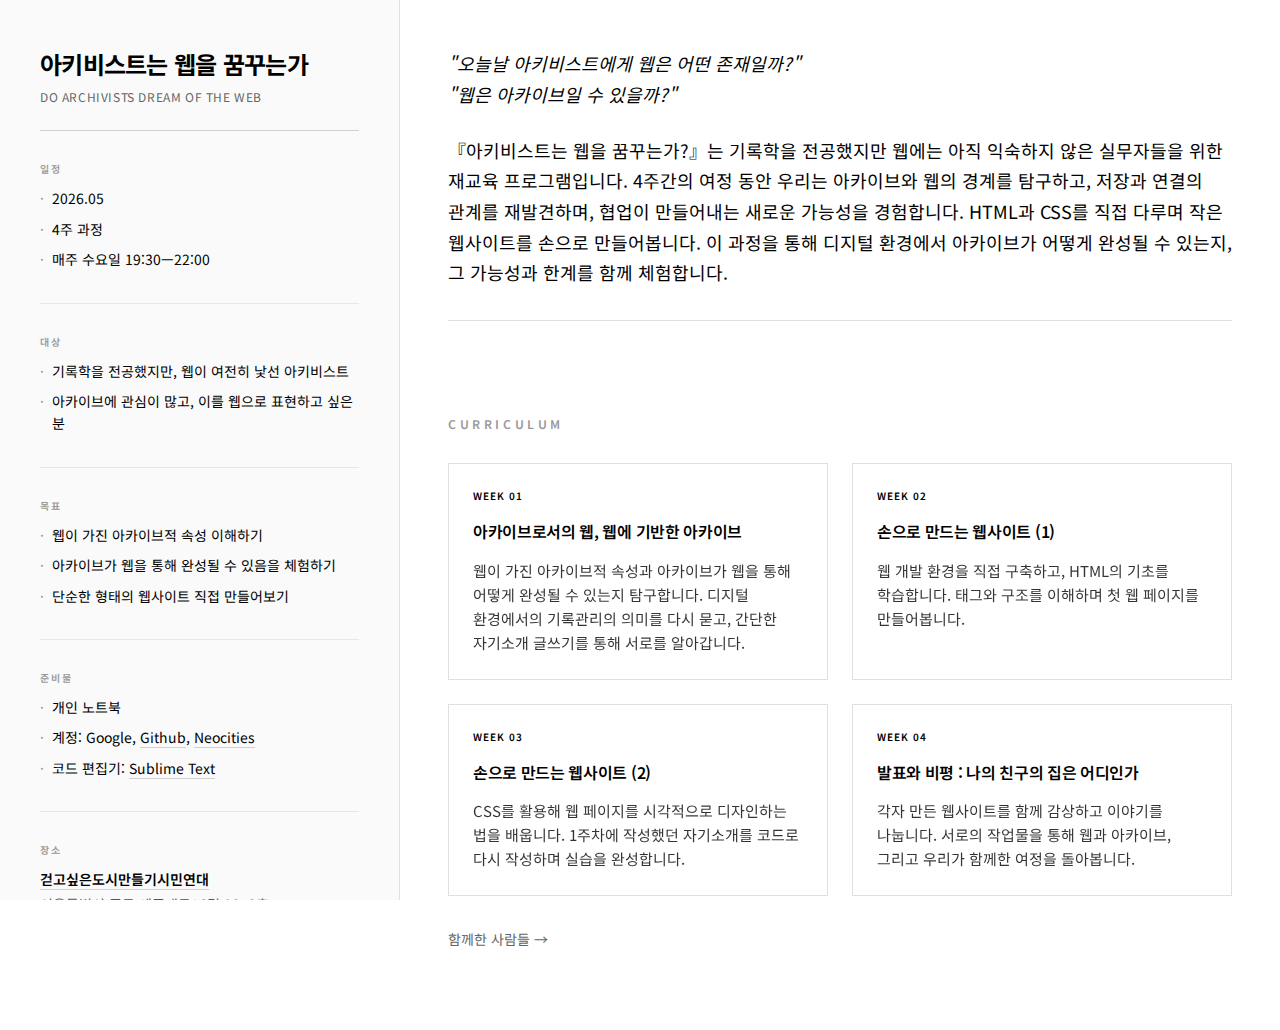
<file: index.html>
<!DOCTYPE html>
<html lang="ko">
<head>
    <meta charset="UTF-8">
    <meta name="viewport" content="width=device-width, initial-scale=1.0">
    <title>아키비스트는 웹을 꿈꾸는가</title>
    <meta name="description" content="아카이브의 미래를 설계하는 이들을 위한 웹 리터러시 실천 교육">
    
    <!-- Open Graph -->
    <meta property="og:title" content="아키비스트는 웹을 꿈꾸는가">
    <meta property="og:description" content="아카이브의 미래를 설계하는 이들을 위한 웹 리터러시 실천 교육">
    <meta property="og:type" content="website">
    <meta property="og:url" content="https://web-archivists.xyz/">
    <meta property="og:image" content="https://web-archivists.xyz/assets/og-image.png">
    
    <!-- Favicon -->
    <link rel="icon" type="image/x-icon" href="./assets/favicon.ico">
    
    <!-- Fonts -->
    <link rel="preconnect" href="https://fonts.googleapis.com">
    <link rel="preconnect" href="https://fonts.gstatic.com" crossorigin>
    <link rel="stylesheet" href="https://fonts.googleapis.com/css2?family=Noto+Sans+KR:wght@300;400;500;600;700&display=swap">
    
    <!-- Stylesheet -->
    <link rel="stylesheet" href="./css/style.css">
</head>
<body>
    <!-- Left Sidebar -->
    <aside class="sidebar">
        <div class="sidebar-content">
            <!-- Title -->
            <div class="site-header">
                <h1 class="site-title">아키비스트는 웹을 꿈꾸는가</h1>
                <p class="site-subtitle">Do Archivists Dream of the Web</p>
            </div>

            <!-- Meta Info -->
            <div class="info-section">
                <h3 class="info-title">일정</h3>
                <ul class="info-list">
                    <li>2026.05</li>
                    <li>4주 과정</li>
                    <li>매주 수요일 19:30—22:00</li>
                </ul>
            </div>

            <!-- About -->
            <div class="info-section">
                <h3 class="info-title">대상</h3>
                <ul class="info-list">
                    <li>기록학을 전공했지만, 웹이 여전히 낯선 아키비스트</li>
                    <li>아카이브에 관심이 많고, 이를 웹으로 표현하고 싶은 분</li>
                </ul>
            </div>

            <div class="info-section">
                <h3 class="info-title">목표</h3>
                <ul class="info-list">
                    <li>웹이 가진 아카이브적 속성 이해하기</li>
                    <li>아카이브가 웹을 통해 완성될 수 있음을 체험하기</li>
                    <li>단순한 형태의 웹사이트 직접 만들어보기</li>
                </ul>
            </div>

            <div class="info-section">
                <h3 class="info-title">준비물</h3>
                <ul class="info-list">
                    <li>개인 노트북</li>
                    <li>계정: Google, <a href="https://github.com/" target="_blank" rel="noopener noreferrer" class="inline-link">Github</a>, <a href="https://neocities.org/" target="_blank" rel="noopener noreferrer" class="inline-link">Neocities</a></li>
                    <li>코드 편집기: <a href="https://www.sublimetext.com/" target="_blank" rel="noopener noreferrer" class="inline-link">Sublime Text</a></li>
                </ul>
            </div>

            <!-- Location -->
            <div class="info-section">
                <h3 class="info-title">장소</h3>
                <p class="location-name">
                    <a href="http://www.dosi.or.kr/" target="_blank" rel="noopener noreferrer" class="inline-link">걷고싶은도시만들기시민연대</a>
                </p>
                <p class="location-address">
                    서울특별시 중구 세종대로16길 23, 3층
                    <a href="https://map.naver.com/p/search/%EA%B1%B7%EA%B3%A0%EC%8B%B6%EC%9D%80%EB%8F%84%EC%8B%9C%EB%A7%8C%EB%93%A4%EA%B8%B0%EC%8B%9C%EB%AF%BC%EC%97%B0%EB%8C%80" target="_blank" rel="noopener noreferrer" class="inline-link map-link">지도 ↬</a>
                </p>
            </div>

            <!-- Partnership -->
            <div class="info-section">
                <h3 class="info-title">협력</h3>
                <p class="partner-name">
                    <a href="https://www.archivists.or.kr/" target="_blank" rel="noopener noreferrer" class="inline-link">한국기록전문가협회</a>
                </p>
                <p class="partner-name">
                    <a href="http://www.dosi.or.kr/" target="_blank" rel="noopener noreferrer" class="inline-link">걷고싶은도시만들기시민연대</a>
                </p>
                <p class="partner-name">
                    <a href="https://skunkworks.co.kr/" target="_blank" rel="noopener noreferrer" class="inline-link">SKUNKWORKS STUDIO</a>
                </p>
            </div>

            <!-- CTA -->
            <!-- 
                신청 상태 전환 방법:
                - 신청 가능: <div class="cta-box open">
                - 신청 마감: <div class="cta-box closed">
            -->
            <div class="cta-box closed">
                <!-- 신청 가능 시 -->
                <a href="https://docs.google.com/forms/d/e/1FAIpQLScG8Od3blAU0v0j4CyR6j49A5XH1XautJKEvBQADSZG39Al8w/viewform" target="_blank" rel="noopener noreferrer" class="cta-button cta-open">
                    Apply Now ↬
                </a>
                <!-- 신청 마감 시 -->
                <div class="cta-closed">
                    <p class="closed-text">신청이 마감되었습니다</p>
                    <p class="next-season">2026년 2분기, 새로운 시즌으로 돌아옵니다</p>
                </div>
            </div>

            <!-- Footer -->
            <div class="sidebar-footer">
                <p class="footer-credit">
                    이 교육을 구성하는데 아주 많은 부분은 
                    <a href="https://neworder.xyz/" target="_blank" rel="noopener noreferrer">새로운 질서 ↬</a>에 기대고 있음을 밝힙니다.
                </p>
                <div class="footer-contact">
                    <a href="https://www.instagram.com/daamable/" target="_blank" rel="noopener noreferrer" class="contact-link">Instagram ↬</a>
                    <a href="https://github.com/daamable-sknk/web-archivists" target="_blank" rel="noopener noreferrer" class="contact-link">GitHub ↬</a>
                    <a href="mailto:daamable@skunkworks.co.kr" class="contact-link">daamable@skunkworks.co.kr</a>
                </div>
                <p class="footer-updated">Last updated: 2026.03.25</p>
            </div>
        </div>
    </aside>

    <!-- Main Content -->
    <main class="main-content">
        <!-- Intro Section -->
        <section class="intro-section">
            <p class="intro-text intro-question">"오늘날 아키비스트에게 웹은 어떤 존재일까?"</p>
            <p class="intro-text intro-question">"웹은 아카이브일 수 있을까?"</p>
            <br>
            <p class="intro-text">
                『아키비스트는 웹을 꿈꾸는가?』는 기록학을 전공했지만 웹에는 아직 익숙하지 않은 실무자들을 위한 재교육 프로그램입니다. 
                4주간의 여정 동안 우리는 아카이브와 웹의 경계를 탐구하고, 저장과 연결의 관계를 재발견하며, 협업이 만들어내는 새로운 가능성을 경험합니다. 
                HTML과 CSS를 직접 다루며 작은 웹사이트를 손으로 만들어봅니다. 
                이 과정을 통해 디지털 환경에서 아카이브가 어떻게 완성될 수 있는지, 그 가능성과 한계를 함께 체험합니다.
            </p>
        </section>

        <!-- Curriculum -->
        <section class="schedule-section">
            <h2 class="section-title">Curriculum</h2>
            
            <div class="schedule-grid">
                <!-- Week 01 -->
                <div class="schedule-card">
                    <div class="schedule-meta">
                        <span class="week-label">Week 01</span>
                    </div>
                    <h3 class="schedule-title">아카이브로서의 웹, 웹에 기반한 아카이브</h3>
                    <p class="schedule-description">
                        웹이 가진 아카이브적 속성과 아카이브가 웹을 통해 어떻게 완성될 수 있는지 탐구합니다. 
                        디지털 환경에서의 기록관리의 의미를 다시 묻고, 간단한 자기소개 글쓰기를 통해 서로를 알아갑니다.
                    </p>
                </div>

                <!-- Week 02 -->
                <div class="schedule-card">
                    <div class="schedule-meta">
                        <span class="week-label">Week 02</span>
                    </div>
                    <h3 class="schedule-title">손으로 만드는 웹사이트 (1)</h3>
                    <p class="schedule-description">
                        웹 개발 환경을 직접 구축하고, HTML의 기초를 학습합니다. 
                        태그와 구조를 이해하며 첫 웹 페이지를 만들어봅니다.
                    </p>
                </div>

                <!-- Week 03 -->
                <div class="schedule-card">
                    <div class="schedule-meta">
                        <span class="week-label">Week 03</span>
                    </div>
                    <h3 class="schedule-title">손으로 만드는 웹사이트 (2)</h3>
                    <p class="schedule-description">
                        CSS를 활용해 웹 페이지를 시각적으로 디자인하는 법을 배웁니다. 
                        1주차에 작성했던 자기소개를 코드로 다시 작성하며 실습을 완성합니다.
                    </p>
                </div>

                <!-- Week 04 -->
                <div class="schedule-card">
                    <div class="schedule-meta">
                        <span class="week-label">Week 04</span>
                    </div>
                    <h3 class="schedule-title">발표와 비평 : 나의 친구의 집은 어디인가</h3>
                    <p class="schedule-description">
                        각자 만든 웹사이트를 함께 감상하고 이야기를 나눕니다. 
                        서로의 작업물을 통해 웹과 아카이브, 그리고 우리가 함께한 여정을 돌아봅니다.
                    </p>
                </div>
            </div>

            <p class="participants-link">
                <a href="./participants/index.html">함께한 사람들 →</a>
            </p>
        </section>
    </main>
</body>
</html>
</file>
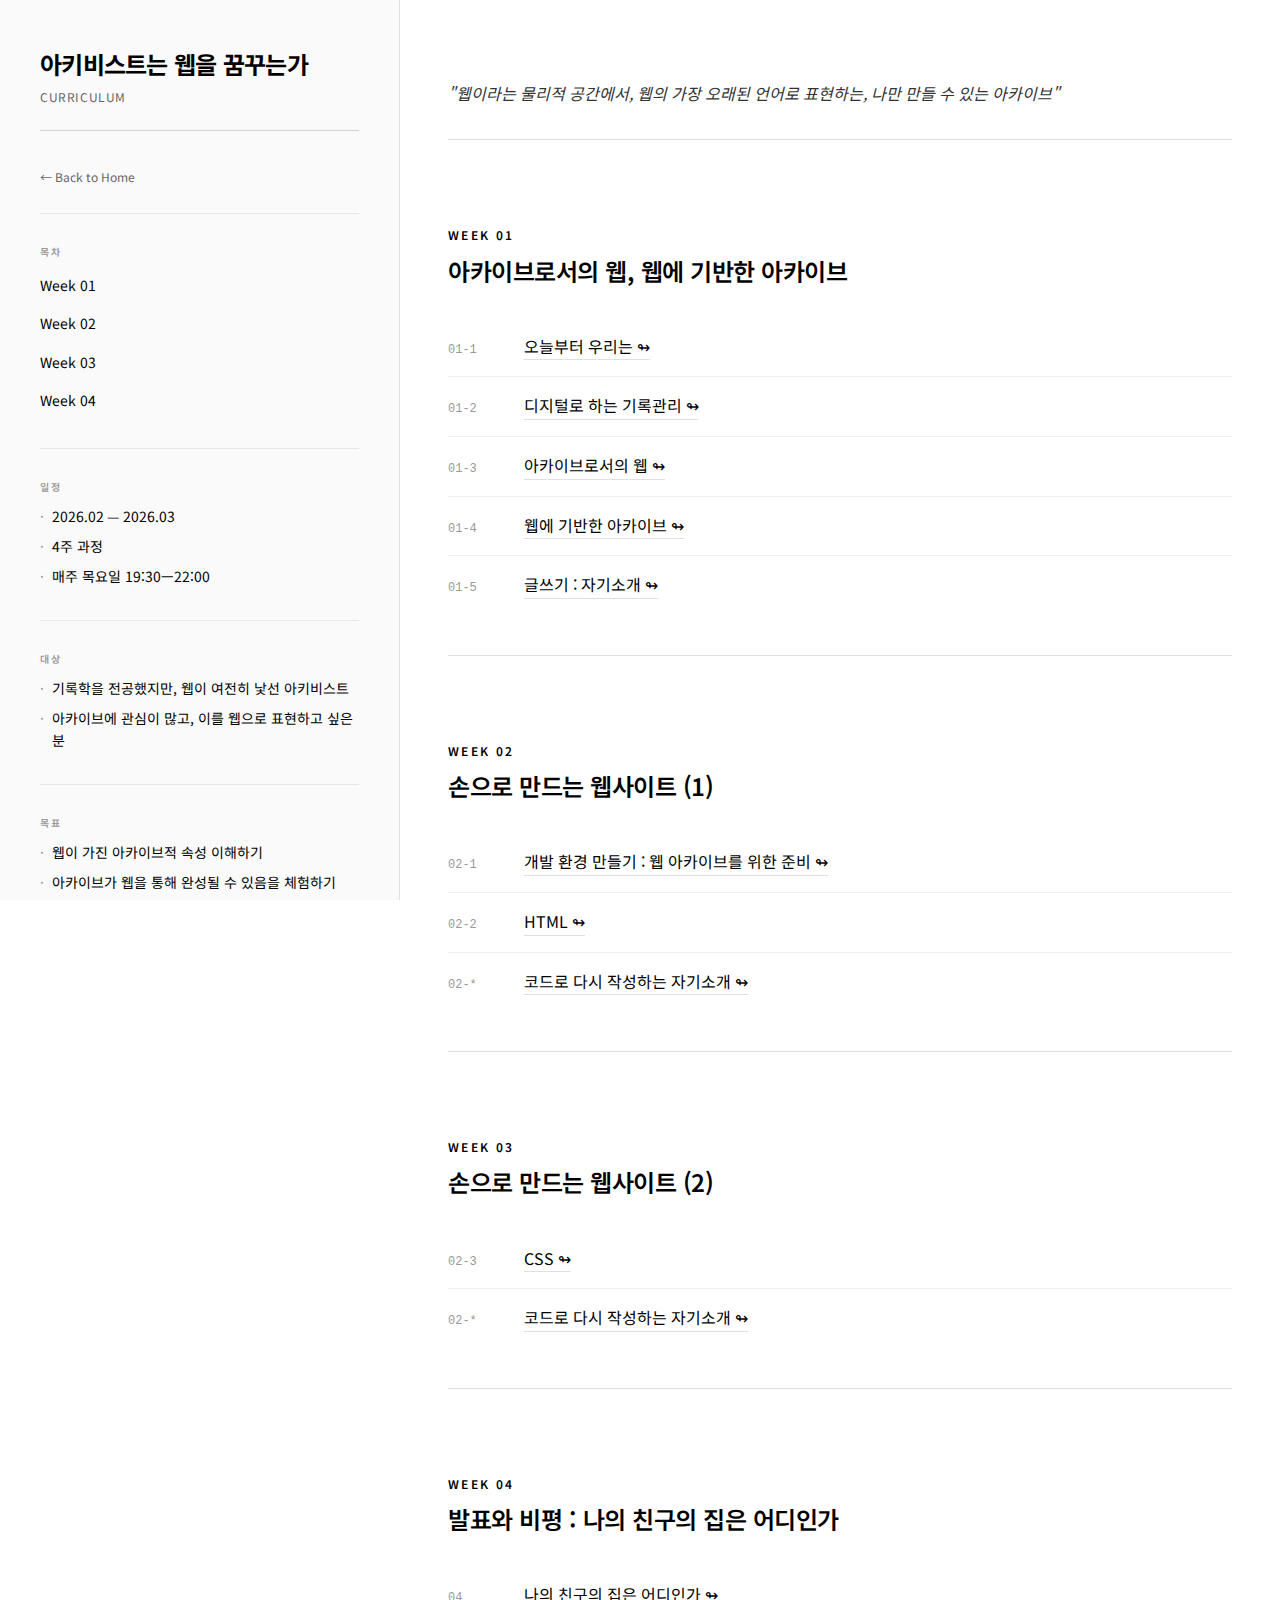
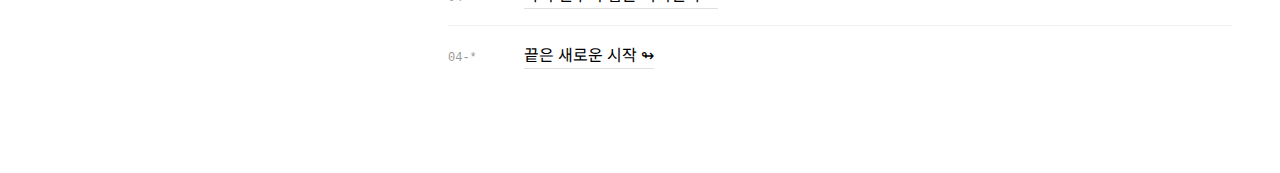
<file: curriculum/index.html>
<!DOCTYPE html>
<html lang="ko">
<head>
    <meta charset="UTF-8">
    <meta name="viewport" content="width=device-width, initial-scale=1.0">
    <title>Curriculum - 아키비스트는 웹을 꿈꾸는가</title>
    <meta name="description" content="아키비스트는 웹을 꿈꾸는가 - 교육 커리큘럼 및 자료">
    
    <!-- Favicon -->
    <link rel="icon" type="image/x-icon" href="../assets/favicon.ico">
    
    <!-- Fonts -->
    <link rel="preconnect" href="https://fonts.googleapis.com">
    <link rel="preconnect" href="https://fonts.gstatic.com" crossorigin>
    <link rel="stylesheet" href="https://fonts.googleapis.com/css2?family=Noto+Sans+KR:wght@300;400;500;600;700&display=swap">
    
    <!-- Stylesheet -->
    <link rel="stylesheet" href="../css/style.css">
</head>
<body>
    <!-- Left Sidebar -->
    <aside class="sidebar">
        <div class="sidebar-content">
            <!-- Title -->
            <div class="site-header">
                <h1 class="site-title">아키비스트는 웹을 꿈꾸는가</h1>
                <p class="site-subtitle">Curriculum</p>
            </div>

            <!-- Back Link -->
            <div class="back-section">
                <a href="../index.html" class="back-link">← Back to Home</a>
            </div>

            <!-- Navigation -->
            <nav class="curriculum-nav">
                <h3 class="nav-title">목차</h3>
                <ul class="nav-list">
                    <li><a href="#week01" class="nav-link">Week 01</a></li>
                    <li><a href="#week02" class="nav-link">Week 02</a></li>
                    <li><a href="#week03" class="nav-link">Week 03</a></li>
                    <li><a href="#week04" class="nav-link">Week 04</a></li>
                </ul>
            </nav>

            <!-- Meta Info -->
            <div class="info-section">
                <h3 class="info-title">일정</h3>
                <ul class="info-list">
                    <li>2026.02 — 2026.03</li>
                    <li>4주 과정</li>
                    <li>매주 목요일 19:30—22:00</li>
                </ul>
            </div>

            <div class="info-section">
                <h3 class="info-title">대상</h3>
                <ul class="info-list">
                    <li>기록학을 전공했지만, 웹이 여전히 낯선 아키비스트</li>
                    <li>아카이브에 관심이 많고, 이를 웹으로 표현하고 싶은 분</li>
                </ul>
            </div>

            <div class="info-section">
                <h3 class="info-title">목표</h3>
                <ul class="info-list">
                    <li>웹이 가진 아카이브적 속성 이해하기</li>
                    <li>아카이브가 웹을 통해 완성될 수 있음을 체험하기</li>
                    <li>단순한 형태의 웹사이트 직접 만들어보기</li>
                </ul>
            </div>

            <div class="info-section">
                <h3 class="info-title">준비물</h3>
                <ul class="info-list">
                    <li>개인 노트북</li>
                    <li>계정: Google, <a href="https://github.com/" target="_blank" rel="noopener noreferrer" class="inline-link">Github</a>, <a href="https://neocities.org/" target="_blank" rel="noopener noreferrer" class="inline-link">Neocities</a></li>
                    <li>코드 편집기: <a href="https://www.sublimetext.com/" target="_blank" rel="noopener noreferrer" class="inline-link">Sublime Text</a></li>
                </ul>
            </div>

            <!-- Location -->
            <div class="info-section">
                <h3 class="info-title">장소</h3>
                <p class="location-name">
                    <a href="http://www.dosi.or.kr/" target="_blank" rel="noopener noreferrer" class="inline-link">걷고싶은도시만들기시민연대</a>
                </p>
                <p class="location-address">
                    서울특별시 중구 세종대로16길 23, 3층
                    <a href="https://map.naver.com/p/search/%EA%B1%B7%EA%B3%A0%EC%8B%B6%EC%9D%80%EB%8F%84%EC%8B%9C%EB%A7%8C%EB%93%A4%EA%B8%B0%EC%8B%9C%EB%AF%BC%EC%97%B0%EB%8C%80" target="_blank" rel="noopener noreferrer" class="inline-link map-link">지도 ↬</a>
                </p>
            </div>

            <!-- Partnership -->
            <div class="info-section">
                <h3 class="info-title">협력</h3>
                <p class="partner-name">
                    <a href="https://www.archivists.or.kr/" target="_blank" rel="noopener noreferrer" class="inline-link">한국기록전문가협회</a>
                </p>
                <p class="partner-name">
                    <a href="http://www.dosi.or.kr/" target="_blank" rel="noopener noreferrer" class="inline-link">걷고싶은도시만들기시민연대</a>
                </p>
                <p class="partner-name">
                    <a href="https://skunkworks.co.kr/" target="_blank" rel="noopener noreferrer" class="inline-link">SKUNKWORKS STUDIO</a>
                </p>
            </div>

            <!-- Footer -->
            <div class="sidebar-footer">
                <p class="footer-credit">
                    이 교육을 구성하는데 아주 많은 부분은 
                    <a href="https://neworder.xyz/" target="_blank" rel="noopener noreferrer">새로운 질서 ↬</a>의 내용에 기대고 있음을 밝힙니다.
                </p>
                <div class="footer-contact">
                    <a href="https://www.instagram.com/daamable/" target="_blank" rel="noopener noreferrer" class="contact-link">Instagram ↬</a>
                    <a href="https://github.com/daamable-sknk/web-archivists" target="_blank" rel="noopener noreferrer" class="contact-link">GitHub ↬</a>
                    <a href="mailto:daamable@skunkworks.co.kr" class="contact-link">daamable@skunkworks.co.kr</a>
                </div>
                <p class="footer-updated">Last updated: 2026.04.09</p>
            </div>
        </div>
    </aside>

    <!-- Main Content -->
    <main class="main-content curriculum-main">
        <!-- Introduction -->
        <section class="curriculum-intro">
            <p class="intro-message intro-quote">
                "웹이라는 물리적 공간에서, 웹의 가장 오래된 언어로 표현하는, 나만 만들 수 있는 아카이브"
            </p>
        </section>

        <!-- Week 01 -->
        <section class="week-section" id="week01">
            <div class="week-header">
                <h2 class="week-title">Week 01</h2>
            </div>
            <h3 class="week-theme">아카이브로서의 웹, 웹에 기반한 아카이브</h3>
            
            <ul class="material-list">
                <li class="material-item">
                    <span class="material-number">01-1</span>
                    <a href="https://docs.google.com/presentation/d/1Gf-p3KrP9-Hcs0x3F0-Sb5yLSwRVlmZaVTALpf4W2uQ/preview" target="_blank" rel="noopener noreferrer" class="material-link">
                        오늘부터 우리는 ↬
                    </a>
                </li>
                <li class="material-item">
                    <span class="material-number">01-2</span>
                    <a href="https://docs.google.com/presentation/d/1UX1tT24IGAyQllsO-ifIrNhvRv5ExcVufGX-tteoIvU/preview" target="_blank" rel="noopener noreferrer" class="material-link">
                        디지털로 하는 기록관리 ↬
                    </a>
                </li>
                <li class="material-item">
                    <span class="material-number">01-3</span>
                    <a href="https://docs.google.com/presentation/d/1MlpiOk1U75NDpn-EULGDFgZaPQMBoMwq_Y9UcLqmmh0/preview" target="_blank" rel="noopener noreferrer" class="material-link">
                        아카이브로서의 웹 ↬
                    </a>
                </li>
                <li class="material-item">
                    <span class="material-number">01-4</span>
                    <a href="https://docs.google.com/presentation/d/1uWnfNmS6ON9IvjKbFY1SH8_GGJ-a87AVaL8NCK_we6E/preview" target="_blank" rel="noopener noreferrer" class="material-link">
                        웹에 기반한 아카이브 ↬
                    </a>
                </li>
                <li class="material-item">
                    <span class="material-number">01-5</span>
                    <a href="https://docs.google.com/presentation/d/1ApkyL8GuSnL7pfiXKbVNXjoupUDS8Eo_uJX_CRV6QpQ/preview" target="_blank" rel="noopener noreferrer" class="material-link">
                        글쓰기 : 자기소개 ↬
                    </a>
                </li>
            </ul>
        </section>

        <!-- Week 02 -->
        <section class="week-section" id="week02">
            <div class="week-header">
                <h2 class="week-title">Week 02</h2>
            </div>
            <h3 class="week-theme">손으로 만드는 웹사이트 (1)</h3>
            
            <ul class="material-list">
                <li class="material-item">
                    <span class="material-number">02-1</span>
                    <a href="https://docs.google.com/presentation/d/1rAyCweh_qIhqvUfXot2tJTGWPeuCUj3x8-dF2-KNZIk/preview" target="_blank" rel="noopener noreferrer" class="material-link">
                        개발 환경 만들기 : 웹 아카이브를 위한 준비 ↬
                    </a>
                </li>
                <li class="material-item">
                    <span class="material-number">02-2</span>
                    <a href="https://docs.google.com/presentation/d/1vDggTmWQLBIT0qOPbQx4C2ch8QzNaFi7Yj0T4RN9ekU/preview" target="_blank" rel="noopener noreferrer" class="material-link">
                        HTML ↬
                    </a>
                </li>
                <li class="material-item">
                    <span class="material-number">02-*</span>
                    <a href="https://docs.google.com/presentation/d/10WjTpz2dCAvdkTRwwJ6AHx5ZffiP8xx2kR5YX3SfPKo/preview" target="_blank" rel="noopener noreferrer" class="material-link">
                        코드로 다시 작성하는 자기소개 ↬
                    </a>
                </li>
            </ul>
        </section>

        <!-- Week 03 -->
        <section class="week-section" id="week03">
            <div class="week-header">
                <h2 class="week-title">Week 03</h2>
            </div>
            <h3 class="week-theme">손으로 만드는 웹사이트 (2)</h3>
            
            <ul class="material-list">
                <li class="material-item">
                    <span class="material-number">02-3</span>
                    <a href="https://docs.google.com/presentation/d/1DoSfRzQcxz2GE0A0AWO5r6Mq5iZyqBQJNvglIxhiQCc/preview" target="_blank" rel="noopener noreferrer" class="material-link">
                        CSS ↬
                    </a>
                </li>
                <li class="material-item">
                    <span class="material-number">02-*</span>
                    <a href="https://docs.google.com/presentation/d/10WjTpz2dCAvdkTRwwJ6AHx5ZffiP8xx2kR5YX3SfPKo/preview" target="_blank" rel="noopener noreferrer" class="material-link">
                        코드로 다시 작성하는 자기소개 ↬
                    </a>
                </li>
            </ul>
        </section>

        <!-- Week 04 -->
        <section class="week-section" id="week04">
            <div class="week-header">
                <h2 class="week-title">Week 04</h2>
            </div>
            <h3 class="week-theme">발표와 비평 : 나의 친구의 집은 어디인가</h3>
            
            <ul class="material-list">
                <li class="material-item">
                    <span class="material-number">04</span>
                    <a href="https://docs.google.com/presentation/d/1GTdUCUq45_FWHvdkxxxwcAusE7tOrzRYyst89cHbBXo/preview" target="_blank" rel="noopener noreferrer" class="material-link">
                        나의 친구의 집은 어디인가 ↬
                    </a>
                </li>
                <li class="material-item">
                    <span class="material-number">04-*</span>
                    <a href="https://docs.google.com/presentation/d/1nWxKszJHOJjJbzke0YS2Af2R4BAXj53NHifVgy1sUv8/preview" target="_blank" rel="noopener noreferrer" class="material-link">
                        끝은 새로운 시작 ↬
                    </a>
                </li>
            </ul>
        </section>
    </main>
</body>
</html>
</file>
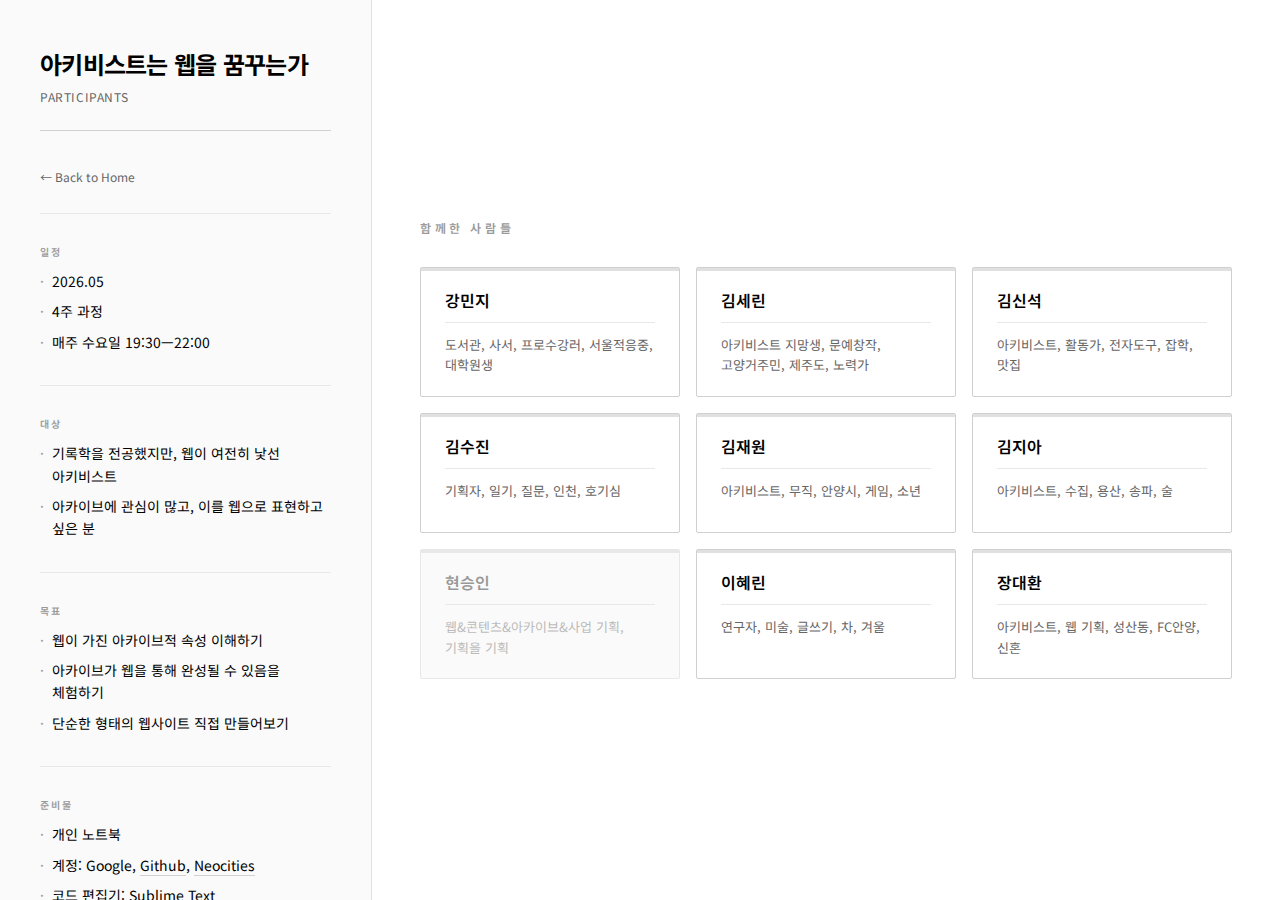
<file: participants/index.html>
<!DOCTYPE html>
<html lang="ko">
<head>
    <meta charset="UTF-8">
    <meta name="viewport" content="width=device-width, initial-scale=1.0">
    <title>함께한 사람들 - 아키비스트는 웹을 꿈꾸는가</title>
    <meta name="description" content="아키비스트는 웹을 꿈꾸는가 - 함께한 사람들">
    
    <!-- Favicon -->
    <link rel="icon" type="image/x-icon" href="../assets/favicon.ico">
    
    <!-- Fonts -->
    <link rel="preconnect" href="https://fonts.googleapis.com">
    <link rel="preconnect" href="https://fonts.gstatic.com" crossorigin>
    <link rel="stylesheet" href="https://fonts.googleapis.com/css2?family=Noto+Sans+KR:wght@300;400;500;600;700&display=swap">
    
    <!-- Stylesheet -->
    <link rel="stylesheet" href="../css/style.css">
</head>
<body>
    <!-- Left Sidebar -->
    <aside class="sidebar">
        <div class="sidebar-content">
            <!-- Title -->
            <div class="site-header">
                <h1 class="site-title">아키비스트는 웹을 꿈꾸는가</h1>
                <p class="site-subtitle">Participants</p>
            </div>

            <!-- Back Link -->
            <div class="back-section">
                <a href="../index.html" class="back-link">← Back to Home</a>
            </div>

            <!-- Meta Info -->
            <div class="info-section">
                <h3 class="info-title">일정</h3>
                <ul class="info-list">
                    <li>2026.05</li>
                    <li>4주 과정</li>
                    <li>매주 수요일 19:30—22:00</li>
                </ul>
            </div>

            <div class="info-section">
                <h3 class="info-title">대상</h3>
                <ul class="info-list">
                    <li>기록학을 전공했지만, 웹이 여전히 낯선 아키비스트</li>
                    <li>아카이브에 관심이 많고, 이를 웹으로 표현하고 싶은 분</li>
                </ul>
            </div>

            <div class="info-section">
                <h3 class="info-title">목표</h3>
                <ul class="info-list">
                    <li>웹이 가진 아카이브적 속성 이해하기</li>
                    <li>아카이브가 웹을 통해 완성될 수 있음을 체험하기</li>
                    <li>단순한 형태의 웹사이트 직접 만들어보기</li>
                </ul>
            </div>

            <div class="info-section">
                <h3 class="info-title">준비물</h3>
                <ul class="info-list">
                    <li>개인 노트북</li>
                    <li>계정: Google, <a href="https://github.com/" target="_blank" rel="noopener noreferrer" class="inline-link">Github</a>, <a href="https://neocities.org/" target="_blank" rel="noopener noreferrer" class="inline-link">Neocities</a></li>
                    <li>코드 편집기: <a href="https://www.sublimetext.com/" target="_blank" rel="noopener noreferrer" class="inline-link">Sublime Text</a></li>
                </ul>
            </div>

            <!-- Location -->
            <div class="info-section">
                <h3 class="info-title">장소</h3>
                <p class="location-name">
                    <a href="http://www.dosi.or.kr/" target="_blank" rel="noopener noreferrer" class="inline-link">걷고싶은도시만들기시민연대</a>
                </p>
                <p class="location-address">
                    서울특별시 중구 세종대로16길 23, 3층
                    <a href="https://map.naver.com/p/search/%EA%B1%B7%EA%B3%A0%EC%8B%B6%EC%9D%80%EB%8F%84%EC%8B%9C%EB%A7%8C%EB%93%A4%EA%B8%B0%EC%8B%9C%EB%AF%BC%EC%97%B0%EB%8C%80" target="_blank" rel="noopener noreferrer" class="inline-link map-link">지도 ↬</a>
                </p>
            </div>

            <!-- Partnership -->
            <div class="info-section">
                <h3 class="info-title">협력</h3>
                <p class="partner-name">
                    <a href="https://www.archivists.or.kr/" target="_blank" rel="noopener noreferrer" class="inline-link">한국기록전문가협회</a>
                </p>
                <p class="partner-name">
                    <a href="http://www.dosi.or.kr/" target="_blank" rel="noopener noreferrer" class="inline-link">걷고싶은도시만들기시민연대</a>
                </p>
                <p class="partner-name">
                    <a href="https://skunkworks.co.kr/" target="_blank" rel="noopener noreferrer" class="inline-link">SKUNKWORKS STUDIO</a>
                </p>
            </div>

            <!-- Footer -->
            <div class="sidebar-footer">
                <p class="footer-credit">
                    이 교육을 구성하는데 아주 많은 부분은 
                    <a href="https://neworder.xyz/" target="_blank" rel="noopener noreferrer">새로운 질서 ↬</a>의 내용에 기대고 있음을 밝힙니다.
                </p>
                <div class="footer-contact">
                    <a href="https://www.instagram.com/daamable/" target="_blank" rel="noopener noreferrer" class="contact-link">Instagram ↬</a>
                    <a href="https://github.com/daamable-sknk/web-archivists" target="_blank" rel="noopener noreferrer" class="contact-link">GitHub ↬</a>
                    <a href="mailto:daamable@skunkworks.co.kr" class="contact-link">daamable@skunkworks.co.kr</a>
                </div>
                <p class="footer-updated">Last updated: 2026.03.25</p>
            </div>
        </div>
    </aside>

    <!-- Main Content -->
    <main class="main-content participants-main">
        <section class="participants-section">
            <h2 class="section-title">함께한 사람들</h2>
            <div class="card-catalog">
                <a href="https://kangmz.neocities.org/" target="_blank" rel="noopener noreferrer" class="index-card">
                    <span class="card-label">강민지</span>
                    <span class="card-keywords">도서관, 사서, 프로수강러, 서울적응중, 대학원생</span>
                </a>
                <a href="https://kssr9636.neocities.org/" target="_blank" rel="noopener noreferrer" class="index-card">
                    <span class="card-label">김세린</span>
                    <span class="card-keywords">아키비스트 지망생, 문예창작, 고양거주민, 제주도, 노력가</span>
                </a>
                <a href="https://kalichbug.neocities.org/" target="_blank" rel="noopener noreferrer" class="index-card">
                    <span class="card-label">김신석</span>
                    <span class="card-keywords">아키비스트, 활동가, 전자도구, 잡학, 맛집</span>
                </a>
                <a href="https://thereisapebble.neocities.org/" target="_blank" rel="noopener noreferrer" class="index-card">
                    <span class="card-label">김수진</span>
                    <span class="card-keywords">기획자, 일기, 질문, 인천, 호기심</span>
                </a>
                <a href="https://kmkmddd.neocities.org/" target="_blank" rel="noopener noreferrer" class="index-card">
                    <span class="card-label">김재원</span>
                    <span class="card-keywords">아키비스트, 무직, 안양시, 게임, 소년</span>
                </a>
                <a href="https://jiah.neocities.org/" target="_blank" rel="noopener noreferrer" class="index-card">
                    <span class="card-label">김지아</span>
                    <span class="card-keywords">아키비스트, 수집, 용산, 송파, 술</span>
                </a>
                <span class="index-card no-link">
                    <span class="card-label">현승인</span>
                    <span class="card-keywords">웹&콘텐츠&아카이브&사업 기획, 기획을 기획</span>
                </span>
                <a href="https://charming-pothos-b954ff.netlify.app/" target="_blank" rel="noopener noreferrer" class="index-card">
                    <span class="card-label">이혜린</span>
                    <span class="card-keywords">연구자, 미술, 글쓰기, 차, 겨울</span>
                </a>
                <a href="https://daamable.neocities.org/" target="_blank" rel="noopener noreferrer" class="index-card">
                    <span class="card-label">장대환</span>
                    <span class="card-keywords">아키비스트, 웹 기획, 성산동, FC안양, 신혼</span>
                </a>
            </div>
        </section>
    </main>
</body>
</html>
</file>
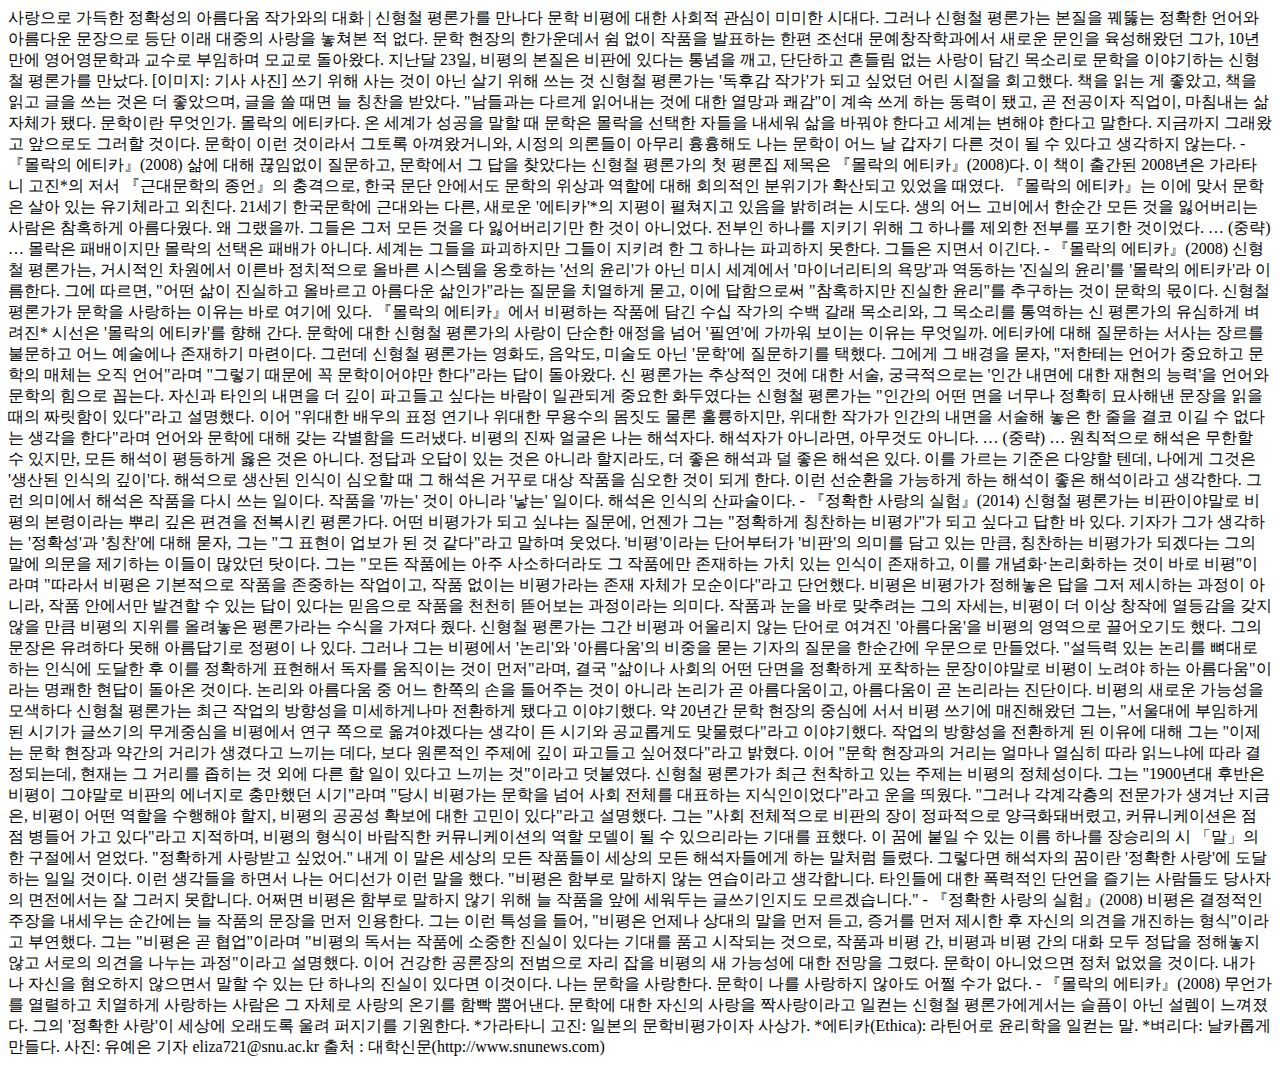
<file: practice/01-plain.html>
<!doctype html>
<html lang="ko">
<head>
    <meta charset="utf-8" />
    <meta name="viewport" content="width=device-width, initial-scale=1">
    <title>사랑으로 가득한 정확성의 아름다움</title>
</head>
<body>
사랑으로 가득한 정확성의 아름다움

작가와의 대화 | 신형철 평론가를 만나다

문학 비평에 대한 사회적 관심이 미미한 시대다. 그러나 신형철 평론가는 본질을 꿰뚫는 정확한 언어와 아름다운 문장으로 등단 이래 대중의 사랑을 놓쳐본 적 없다. 문학 현장의 한가운데서 쉼 없이 작품을 발표하는 한편 조선대 문예창작학과에서 새로운 문인을 육성해왔던 그가, 10년 만에 영어영문학과 교수로 부임하며 모교로 돌아왔다. 지난달 23일, 비평의 본질은 비판에 있다는 통념을 깨고, 단단하고 흔들림 없는 사랑이 담긴 목소리로 문학을 이야기하는 신형철 평론가를 만났다.

[이미지: 기사 사진]

쓰기 위해 사는 것이 아닌 살기 위해 쓰는 것

신형철 평론가는 '독후감 작가'가 되고 싶었던 어린 시절을 회고했다. 책을 읽는 게 좋았고, 책을 읽고 글을 쓰는 것은 더 좋았으며, 글을 쓸 때면 늘 칭찬을 받았다. "남들과는 다르게 읽어내는 것에 대한 열망과 쾌감"이 계속 쓰게 하는 동력이 됐고, 곧 전공이자 직업이, 마침내는 삶 자체가 됐다.

문학이란 무엇인가. 몰락의 에티카다. 온 세계가 성공을 말할 때 문학은 몰락을 선택한 자들을 내세워 삶을 바꿔야 한다고 세계는 변해야 한다고 말한다. 지금까지 그래왔고 앞으로도 그러할 것이다. 문학이 이런 것이라서 그토록 아껴왔거니와, 시정의 의론들이 아무리 흉흉해도 나는 문학이 어느 날 갑자기 다른 것이 될 수 있다고 생각하지 않는다.

- 『몰락의 에티카』(2008)

삶에 대해 끊임없이 질문하고, 문학에서 그 답을 찾았다는 신형철 평론가의 첫 평론집 제목은 『몰락의 에티카』(2008)다. 이 책이 출간된 2008년은 가라타니 고진*의 저서 『근대문학의 종언』의 충격으로, 한국 문단 안에서도 문학의 위상과 역할에 대해 회의적인 분위기가 확산되고 있었을 때였다. 『몰락의 에티카』는 이에 맞서 문학은 살아 있는 유기체라고 외친다. 21세기 한국문학에 근대와는 다른, 새로운 '에티카'*의 지평이 펼쳐지고 있음을 밝히려는 시도다.

생의 어느 고비에서 한순간 모든 것을 잃어버리는 사람은 참혹하게 아름다웠다. 왜 그랬을까. 그들은 그저 모든 것을 다 잃어버리기만 한 것이 아니었다. 전부인 하나를 지키기 위해 그 하나를 제외한 전부를 포기한 것이었다. … (중략) … 몰락은 패배이지만 몰락의 선택은 패배가 아니다. 세계는 그들을 파괴하지만 그들이 지키려 한 그 하나는 파괴하지 못한다. 그들은 지면서 이긴다. 

- 『몰락의 에티카』(2008)

신형철 평론가는, 거시적인 차원에서 이른바 정치적으로 올바른 시스템을 옹호하는 '선의 윤리'가 아닌 미시 세계에서 '마이너리티의 욕망'과 역동하는 '진실의 윤리'를 '몰락의 에티카'라 이름한다. 그에 따르면, "어떤 삶이 진실하고 올바르고 아름다운 삶인가"라는 질문을 치열하게 묻고, 이에 답함으로써 "참혹하지만 진실한 윤리"를 추구하는 것이 문학의 몫이다. 신형철 평론가가 문학을 사랑하는 이유는 바로 여기에 있다. 『몰락의 에티카』에서 비평하는 작품에 담긴 수십 작가의 수백 갈래 목소리와, 그 목소리를 통역하는 신 평론가의 유심하게 벼려진* 시선은 '몰락의 에티카'를 향해 간다.

문학에 대한 신형철 평론가의 사랑이 단순한 애정을 넘어 '필연'에 가까워 보이는 이유는 무엇일까. 에티카에 대해 질문하는 서사는 장르를 불문하고 어느 예술에나 존재하기 마련이다. 그런데 신형철 평론가는 영화도, 음악도, 미술도 아닌 '문학'에 질문하기를 택했다. 그에게 그 배경을 묻자, "저한테는 언어가 중요하고 문학의 매체는 오직 언어"라며 "그렇기 때문에 꼭 문학이어야만 한다"라는 답이 돌아왔다. 신 평론가는 추상적인 것에 대한 서술, 궁극적으로는 '인간 내면에 대한 재현의 능력'을 언어와 문학의 힘으로 꼽는다. 

자신과 타인의 내면을 더 깊이 파고들고 싶다는 바람이 일관되게 중요한 화두였다는 신형철 평론가는 "인간의 어떤 면을 너무나 정확히 묘사해낸 문장을 읽을 때의 짜릿함이 있다"라고 설명했다. 이어 "위대한 배우의 표정 연기나 위대한 무용수의 몸짓도 물론 훌륭하지만, 위대한 작가가 인간의 내면을 서술해 놓은 한 줄을 결코 이길 수 없다는 생각을 한다"라며 언어와 문학에 대해 갖는 각별함을 드러냈다.

비평의 진짜 얼굴은

나는 해석자다. 해석자가 아니라면, 아무것도 아니다. … (중략) … 원칙적으로 해석은 무한할 수 있지만, 모든 해석이 평등하게 옳은 것은 아니다. 정답과 오답이 있는 것은 아니라 할지라도, 더 좋은 해석과 덜 좋은 해석은 있다. 이를 가르는 기준은 다양할 텐데, 나에게 그것은 '생산된 인식의 깊이'다. 해석으로 생산된 인식이 심오할 때 그 해석은 거꾸로 대상 작품을 심오한 것이 되게 한다. 이런 선순환을 가능하게 하는 해석이 좋은 해석이라고 생각한다. 그런 의미에서 해석은 작품을 다시 쓰는 일이다. 작품을 '까는' 것이 아니라 '낳는' 일이다. 해석은 인식의 산파술이다.

- 『정확한 사랑의 실험』(2014)

신형철 평론가는 비판이야말로 비평의 본령이라는 뿌리 깊은 편견을 전복시킨 평론가다. 어떤 비평가가 되고 싶냐는 질문에, 언젠가 그는 "정확하게 칭찬하는 비평가"가 되고 싶다고 답한 바 있다. 기자가 그가 생각하는 '정확성'과 '칭찬'에 대해 묻자, 그는 "그 표현이 업보가 된 것 같다"라고 말하며 웃었다. '비평'이라는 단어부터가 '비판'의 의미를 담고 있는 만큼, 칭찬하는 비평가가 되겠다는 그의 말에 의문을 제기하는 이들이 많았던 탓이다. 그는 "모든 작품에는 아주 사소하더라도 그 작품에만 존재하는 가치 있는 인식이 존재하고, 이를 개념화·논리화하는 것이 바로 비평"이라며 "따라서 비평은 기본적으로 작품을 존중하는 작업이고, 작품 없이는 비평가라는 존재 자체가 모순이다"라고 단언했다. 비평은 비평가가 정해놓은 답을 그저 제시하는 과정이 아니라, 작품 안에서만 발견할 수 있는 답이 있다는 믿음으로 작품을 천천히 뜯어보는 과정이라는 의미다. 작품과 눈을 바로 맞추려는 그의 자세는, 비평이 더 이상 창작에 열등감을 갖지 않을 만큼 비평의 지위를 올려놓은 평론가라는 수식을 가져다 줬다.

신형철 평론가는 그간 비평과 어울리지 않는 단어로 여겨진 '아름다움'을 비평의 영역으로 끌어오기도 했다. 그의 문장은 유려하다 못해 아름답기로 정평이 나 있다. 그러나 그는 비평에서 '논리'와 '아름다움'의 비중을 묻는 기자의 질문을 한순간에 우문으로 만들었다. "설득력 있는 논리를 뼈대로 하는 인식에 도달한 후 이를 정확하게 표현해서 독자를 움직이는 것이 먼저"라며, 결국 "삶이나 사회의 어떤 단면을 정확하게 포착하는 문장이야말로 비평이 노려야 하는 아름다움"이라는 명쾌한 현답이 돌아온 것이다. 논리와 아름다움 중 어느 한쪽의 손을 들어주는 것이 아니라 논리가 곧 아름다움이고, 아름다움이 곧 논리라는 진단이다.

비평의 새로운 가능성을 모색하다

신형철 평론가는 최근 작업의 방향성을 미세하게나마 전환하게 됐다고 이야기했다. 약 20년간 문학 현장의 중심에 서서 비평 쓰기에 매진해왔던 그는, "서울대에 부임하게 된 시기가 글쓰기의 무게중심을 비평에서 연구 쪽으로 옮겨야겠다는 생각이 든 시기와 공교롭게도 맞물렸다"라고 이야기했다. 작업의 방향성을 전환하게 된 이유에 대해 그는 "이제는 문학 현장과 약간의 거리가 생겼다고 느끼는 데다, 보다 원론적인 주제에 깊이 파고들고 싶어졌다"라고 밝혔다. 이어 "문학 현장과의 거리는 얼마나 열심히 따라 읽느냐에 따라 결정되는데, 현재는 그 거리를 좁히는 것 외에 다른 할 일이 있다고 느끼는 것"이라고 덧붙였다.

신형철 평론가가 최근 천착하고 있는 주제는 비평의 정체성이다. 그는 "1900년대 후반은 비평이 그야말로 비판의 에너지로 충만했던 시기"라며 "당시 비평가는 문학을 넘어 사회 전체를 대표하는 지식인이었다"라고 운을 띄웠다. "그러나 각계각층의 전문가가 생겨난 지금은, 비평이 어떤 역할을 수행해야 할지, 비평의 공공성 확보에 대한 고민이 있다"라고 설명했다. 그는 "사회 전체적으로 비판의 장이 정파적으로 양극화돼버렸고, 커뮤니케이션은 점점 병들어 가고 있다"라고 지적하며, 비평의 형식이 바람직한 커뮤니케이션의 역할 모델이 될 수 있으리라는 기대를 표했다.

이 꿈에 붙일 수 있는 이름 하나를 장승리의 시 「말」의 한 구절에서 얻었다. "정확하게 사랑받고 싶었어." 내게 이 말은 세상의 모든 작품들이 세상의 모든 해석자들에게 하는 말처럼 들렸다. 그렇다면 해석자의 꿈이란 '정확한 사랑'에 도달하는 일일 것이다. 이런 생각들을 하면서 나는 어디선가 이런 말을 했다. "비평은 함부로 말하지 않는 연습이라고 생각합니다. 타인들에 대한 폭력적인 단언을 즐기는 사람들도 당사자의 면전에서는 잘 그러지 못합니다. 어쩌면 비평은 함부로 말하지 않기 위해 늘 작품을 앞에 세워두는 글쓰기인지도 모르겠습니다."

- 『정확한 사랑의 실험』(2008)

비평은 결정적인 주장을 내세우는 순간에는 늘 작품의 문장을 먼저 인용한다. 그는 이런 특성을 들어, "비평은 언제나 상대의 말을 먼저 듣고, 증거를 먼저 제시한 후 자신의 의견을 개진하는 형식"이라고 부연했다. 그는 "비평은 곧 협업"이라며 "비평의 독서는 작품에 소중한 진실이 있다는 기대를 품고 시작되는 것으로, 작품과 비평 간, 비평과 비평 간의 대화 모두 정답을 정해놓지 않고 서로의 의견을 나누는 과정"이라고 설명했다. 이어 건강한 공론장의 전범으로 자리 잡을 비평의 새 가능성에 대한 전망을 그렸다.

문학이 아니었으면 정처 없었을 것이다. 내가 나 자신을 혐오하지 않으면서 말할 수 있는 단 하나의 진실이 있다면 이것이다. 나는 문학을 사랑한다. 문학이 나를 사랑하지 않아도 어쩔 수가 없다. 

- 『몰락의 에티카』(2008)

무언가를 열렬하고 치열하게 사랑하는 사람은 그 자체로 사랑의 온기를 함빡 뿜어낸다. 문학에 대한 자신의 사랑을 짝사랑이라고 일컫는 신형철 평론가에게서는 슬픔이 아닌 설렘이 느껴졌다. 그의 '정확한 사랑'이 세상에 오래도록 울려 퍼지기를 기원한다.

 

*가라타니 고진: 일본의 문학비평가이자 사상가.
*에티카(Ethica): 라틴어로 윤리학을 일컫는 말.
*벼리다: 날카롭게 만들다.

사진: 유예은 기자
eliza721@snu.ac.kr
출처 : 대학신문(http://www.snunews.com)
</body>
</html>
</file>
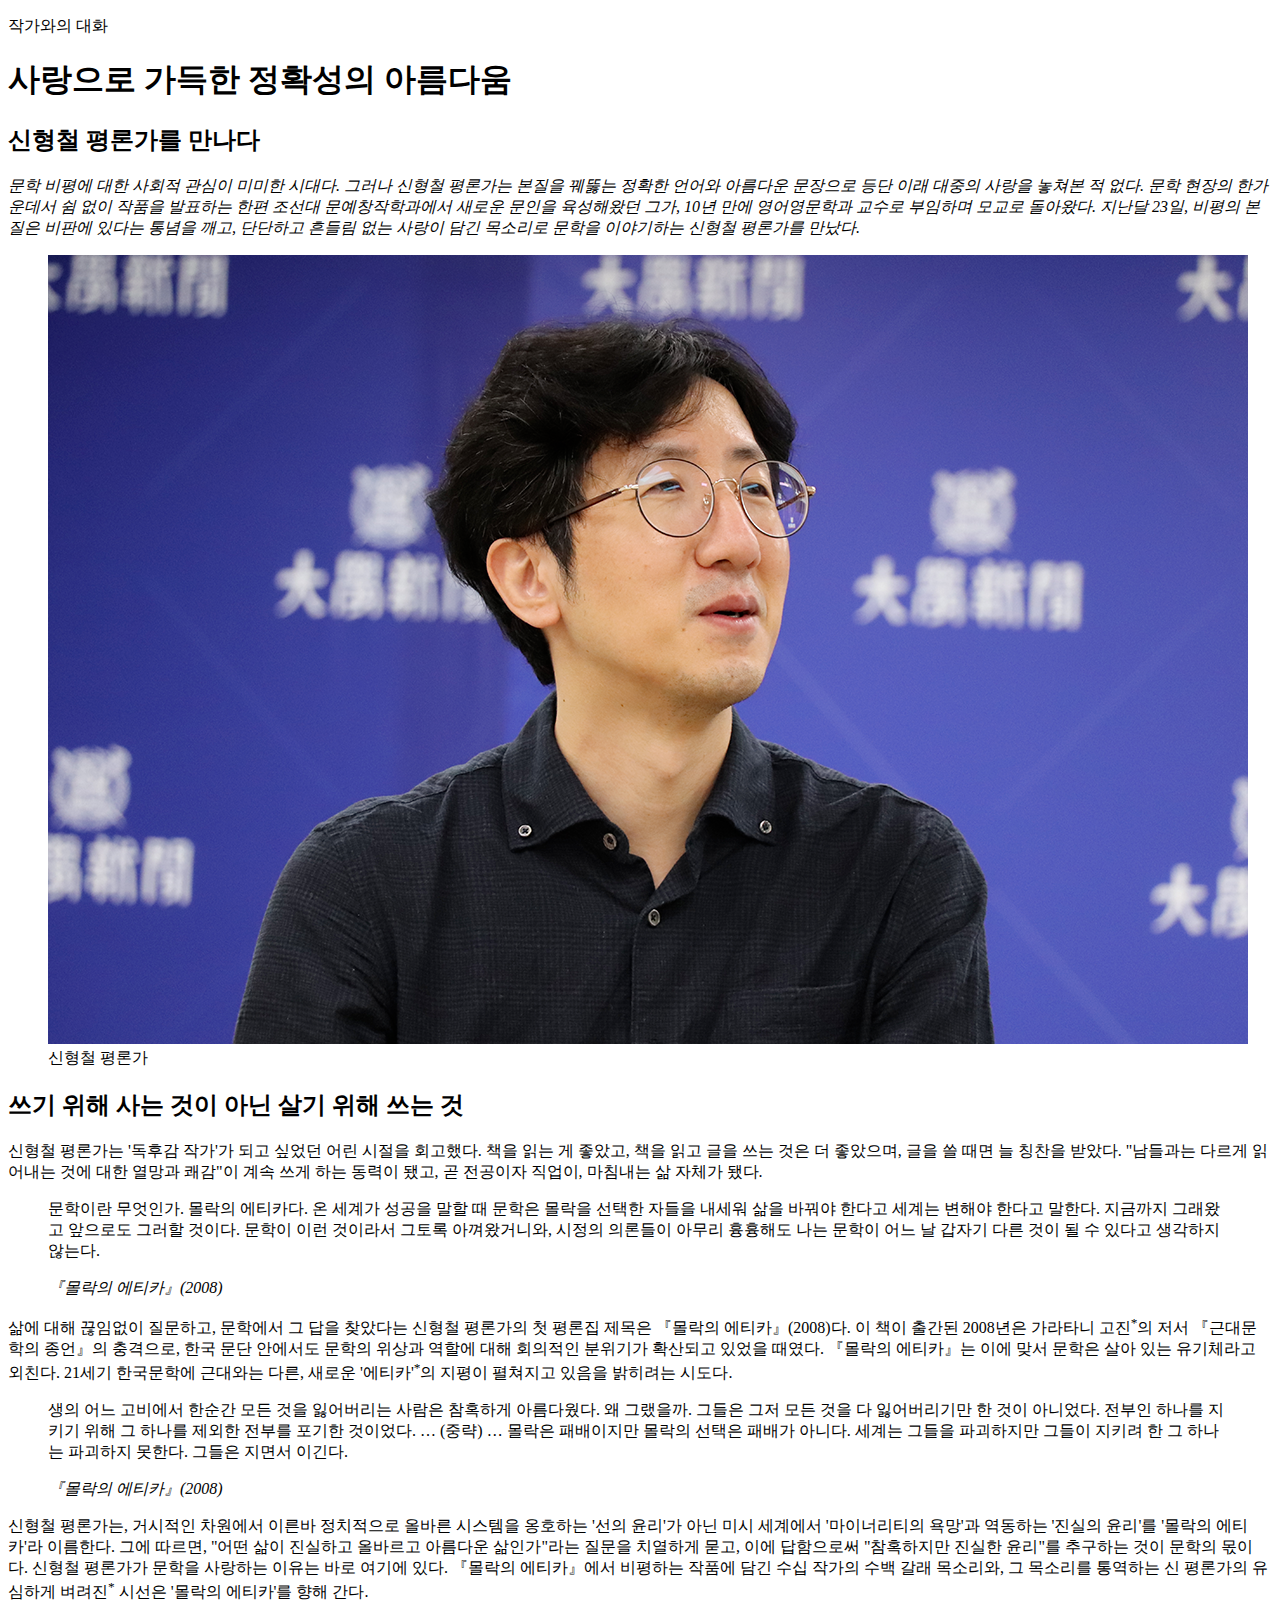
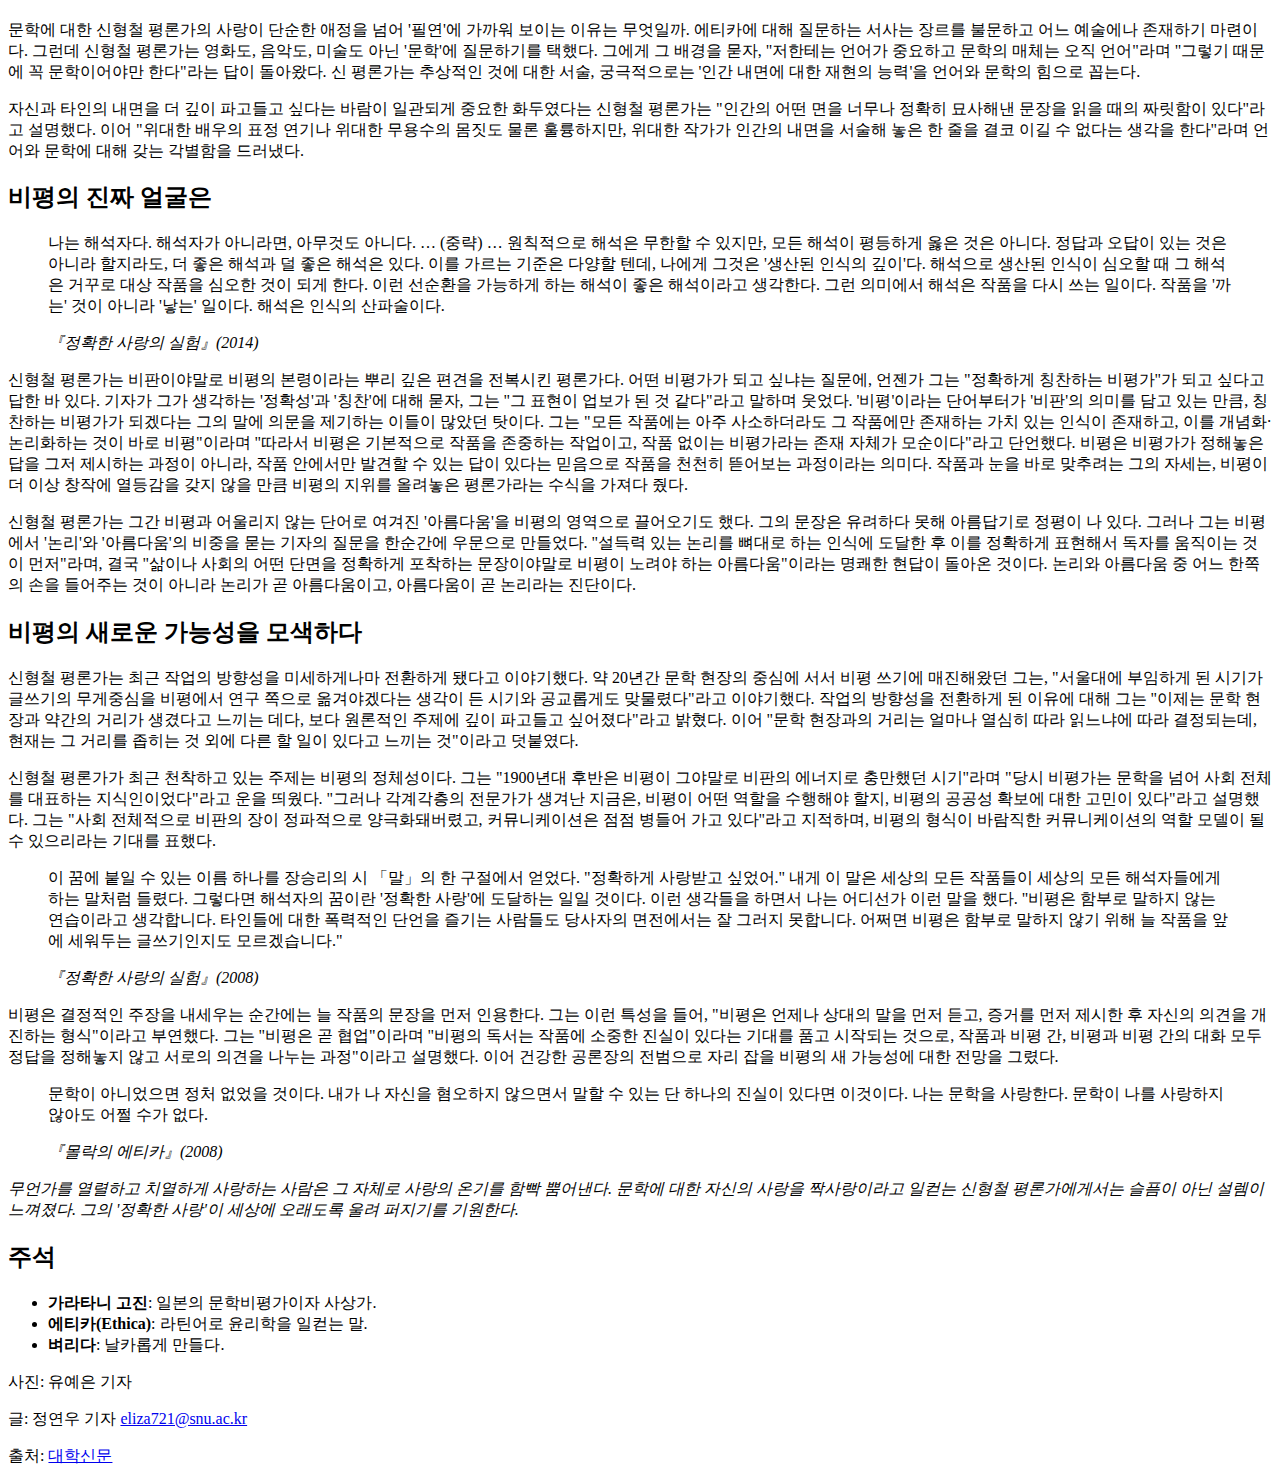
<file: practice/02-structure.html>
<!doctype html>
<!-- 
  ============================================
  02-structure.html - 시맨틱 HTML 구조화
  ============================================
  
  이 파일은 01-plain.html의 평문을 시맨틱 HTML 태그로 구조화한 것입니다.
  CSS 없이 브라우저 기본 스타일만 적용됩니다.
  
  학습 목표:
  - 시맨틱 태그의 의미와 역할 이해
  - 브라우저 기본 스타일 확인
  - 접근성과 SEO에 유리한 마크업 작성
-->
<html lang="ko">
<!-- 
  <html lang="ko">
  - lang 속성: 문서의 주 언어 지정
  - 스크린 리더가 올바른 발음으로 읽어줌
  - 검색 엔진이 언어를 인식하는 데 도움
  
  대체/유사:
  - lang="en" (영어), lang="ja" (일본어) 등
-->

  <head>
    <!-- 
      <head>: 문서의 메타데이터 영역
      - 브라우저에 표시되지 않는 정보들
      - CSS, JavaScript 연결도 여기서
    -->

    <meta charset="utf-8" />
    <!-- 
      charset="utf-8"
      - 문자 인코딩 지정
      - UTF-8은 전 세계 모든 문자 지원 (한글 포함)
      - 반드시 <head>의 첫 번째 요소로 권장
      
      주의:
      - 이 태그가 없거나 잘못되면 한글이 깨져 보일 수 있음
    -->

    <meta name="viewport" content="width=device-width, initial-scale=1" />
    <!-- 
      viewport 메타 태그
      - 모바일 브라우저에서 페이지 너비 설정
      - width=device-width: 기기 화면 너비에 맞춤
      - initial-scale=1: 초기 확대 비율 100%
      
      주의:
      - 이 태그가 없으면 모바일에서 PC 버전처럼 작게 보임
    -->

    <title>사랑으로 가득한 정확성의 아름다움</title>
    <!-- 
      <title>: 문서 제목
      - 브라우저 탭에 표시됨
      - 검색 결과에 제목으로 표시됨
      - 북마크 시 기본 이름으로 사용됨
    -->
  </head>

  <body>
    <!-- 
      <body>: 문서의 본문 영역
      - 브라우저에 실제로 표시되는 모든 콘텐츠
    -->


    <!-- ============================================
         헤더 영역 (Header)
         ============================================ -->
    <header>
      <!-- 
        <header>: 도입부, 헤더 영역
        - 페이지나 섹션의 소개 콘텐츠
        - 보통 제목, 로고, 내비게이션 등 포함
        
        대체/유사:
        - <div class="header"> (시맨틱하지 않음, 비권장)
        - 페이지당 여러 개 사용 가능 (섹션마다 header 가능)
        
        헷갈리는 태그:
        - <head>: 메타데이터 영역 (표시 안 됨) ≠ <header>: 페이지 상단 콘텐츠
      -->

      <p>작가와의 대화</p>
      <!-- 
        카테고리/키커 텍스트
        - 기사의 분류를 나타냄
        
        대체 가능:
        - <span>: 인라인 요소로 처리할 때
        - <div>: 블록 요소지만 의미 없음
        - 없어도 됨 (선택적 요소)
      -->

      <h1>사랑으로 가득한 정확성의 아름다움</h1>
      <!-- 
        <h1>: 최상위 제목 (heading level 1)
        - 페이지에서 가장 중요한 제목
        - SEO에서 매우 중요 (검색 엔진이 주제 파악)
        - 페이지당 1개만 사용 권장
        
        대체 불가:
        - <h1>은 유일한 최상위 제목 태그
        - <div class="title">은 시맨틱하지 않음
        
        주의:
        - <h1> → <h2> → <h3> 순서로 계층 유지
        - <h1> 다음에 바로 <h3> 사용하면 안 됨
      -->

      <h2>신형철 평론가를 만나다</h2>
      <!-- 
        <h2>: 2단계 제목
        - 여기서는 부제목으로 사용
        
        대체 가능:
        - <p class="subtitle">: 의미상 제목이 아닐 때
        - 부제목을 <h2>로 할지 <p>로 할지는 판단 필요
        
        이 기사에서는 "신형철 평론가를 만나다"가 
        제목의 일부처럼 느껴지므로 <h2> 사용
      -->

      <p>
        <em>문학 비평에 대한 사회적 관심이 미미한 시대다. 그러나 신형철 평론가는 본질을 꿰뚫는 정확한 언어와 아름다운 문장으로 등단 이래 대중의 사랑을 놓쳐본 적 없다. 문학 현장의 한가운데서 쉼 없이 작품을 발표하는 한편 조선대 문예창작학과에서 새로운 문인을 육성해왔던 그가, 10년 만에 영어영문학과 교수로 부임하며 모교로 돌아왔다. 지난달 23일, 비평의 본질은 비판에 있다는 통념을 깨고, 단단하고 흔들림 없는 사랑이 담긴 목소리로 문학을 이야기하는 신형철 평론가를 만났다.</em>
      </p>
      <!-- 
        리드(lede) 문단: 기사 요약
        
        <em>: 강조 (emphasis)
        - 브라우저 기본 스타일: 기울임체(italic)
        - 스크린 리더가 강조해서 읽어줌
        - 여기서는 리드문을 시각적으로 구분하기 위해 사용
        
        대체/유사:
        - <i>: 기울임체 (시각적 효과만, 의미 없음)
        - <em>: 강조 의미 + 기울임체
        - CSS로 스타일만 바꿀 거라면 <span class="lead">도 가능
        
        헷갈리는 태그:
        - <em> vs <i>: em은 의미적 강조, i는 시각적 기울임만
        - <strong> vs <b>: strong은 의미적 강조, b는 시각적 굵게만
      -->
    </header>


    <!-- ============================================
         메인 콘텐츠 영역 (Main)
         ============================================ -->
    <main>
      <!-- 
        <main>: 문서의 주요 콘텐츠
        - 페이지의 핵심 내용
        - 페이지당 1개만 사용
        - <header>, <footer>, <nav>, <aside>를 제외한 주 콘텐츠
        
        대체:
        - <div id="main"> (시맨틱하지 않음)
        - <article> (독립적인 콘텐츠일 때)
      -->


      <!-- ============================================
           이미지 (Figure)
           ============================================ -->
      <figure>
        <!-- 
          <figure>: 독립적인 콘텐츠 (이미지, 도표, 코드 등)
          - 본문에서 참조되는 콘텐츠
          - 위치를 옮겨도 문맥에 영향 없는 콘텐츠
          
          대체:
          - <div class="image-wrapper"> (시맨틱하지 않음)
          - 단순 이미지만 있으면 <figure> 없이 <img>만 써도 됨
        -->

        <img src="./images/shin.png" alt="신형철 평론가 인터뷰 사진" />
        <!-- 
          <img>: 이미지 삽입
          - src: 이미지 파일 경로
          - alt: 대체 텍스트 (필수!)
            - 이미지 로드 실패 시 표시
            - 스크린 리더가 읽어줌 (시각장애인 접근성)
            - SEO에도 도움
          
          alt 작성 팁:
          - 이미지 내용을 설명 (예: "신형철 평론가 인터뷰 사진")
          - 장식용 이미지는 alt="" (빈 문자열)
          - "이미지", "사진" 같은 단어 불필요 (스크린 리더가 이미 "이미지"라고 말함)
          
          대체:
          - <picture>: 반응형 이미지 (화면 크기별 다른 이미지)
          - CSS background-image: 장식용 이미지
        -->

        <figcaption>신형철 평론가</figcaption>
        <!-- 
          <figcaption>: figure의 설명/캡션
          - <figure> 안에서만 사용
          - figure의 첫 번째 또는 마지막 자식으로 배치
          
          대체:
          - <p class="caption"> (시맨틱하지 않음)
        -->
      </figure>


      <!-- ============================================
           섹션 1: 첫 번째 소주제
           ============================================ -->
      <section>
        <!-- 
          <section>: 주제별 콘텐츠 그룹
          - 일반적으로 제목(<h2> 등)을 포함
          - 관련 있는 콘텐츠를 묶음
          
          대체/유사:
          - <article>: 독립적으로 배포 가능한 콘텐츠 (뉴스 기사, 블로그 포스트)
          - <div>: 의미 없는 그룹핑
          
          section vs article:
          - <section>: 페이지의 한 부분 (챕터, 탭)
          - <article>: 독립적 콘텐츠 (기사 하나, 댓글 하나)
          - 이 페이지 전체가 하나의 기사이므로 내부 주제는 <section>으로 구분
        -->

        <h2>쓰기 위해 사는 것이 아닌 살기 위해 쓰는 것</h2>
        <!-- 
          <h2>: 섹션의 제목
          - <h1>이 페이지 제목이므로 섹션 제목은 <h2>
          - 제목 계층 구조 유지가 중요
        -->

        <p>신형철 평론가는 '독후감 작가'가 되고 싶었던 어린 시절을 회고했다. 책을 읽는 게 좋았고, 책을 읽고 글을 쓰는 것은 더 좋았으며, 글을 쓸 때면 늘 칭찬을 받았다. "남들과는 다르게 읽어내는 것에 대한 열망과 쾌감"이 계속 쓰게 하는 동력이 됐고, 곧 전공이자 직업이, 마침내는 삶 자체가 됐다.</p>
        <!-- 
          <p>: 문단 (paragraph)
          - 텍스트의 한 단락
          - 블록 요소 (줄바꿈 발생)
          
          주의:
          - <p> 안에 <div>, <p> 등 블록 요소 넣으면 안 됨
          - <p> 안에는 텍스트나 인라인 요소(<em>, <strong>, <a> 등)만
        -->

        <blockquote>
          <!-- 
            <blockquote>: 인용문 (block quotation)
            - 다른 출처에서 가져온 긴 인용
            - 브라우저 기본 스타일: 들여쓰기
            
            대체/유사:
            - <q>: 짧은 인용 (인라인, 따옴표 자동 추가)
              예: <p>그는 <q>정확한 사랑</q>이라고 말했다.</p>
            - <blockquote>: 긴 인용 (블록)
            
            속성:
            - cite="URL": 인용 출처 URL (선택적)
          -->
          <p>문학이란 무엇인가. 몰락의 에티카다. 온 세계가 성공을 말할 때 문학은 몰락을 선택한 자들을 내세워 삶을 바꿔야 한다고 세계는 변해야 한다고 말한다. 지금까지 그래왔고 앞으로도 그러할 것이다. 문학이 이런 것이라서 그토록 아껴왔거니와, 시정의 의론들이 아무리 흉흉해도 나는 문학이 어느 날 갑자기 다른 것이 될 수 있다고 생각하지 않는다.</p>
          <cite>『몰락의 에티카』(2008)</cite>
          <!-- 
            <cite>: 작품 제목, 출처
            - 책, 영화, 노래 등의 제목
            - 브라우저 기본 스타일: 기울임체
            
            주의:
            - <cite>는 "작품 제목"용 (사람 이름 X)
            - 사람 이름은 그냥 텍스트로
            
            대체:
            - <span class="source">: 시맨틱하지 않음
          -->
        </blockquote>

        <p>삶에 대해 끊임없이 질문하고, 문학에서 그 답을 찾았다는 신형철 평론가의 첫 평론집 제목은 『몰락의 에티카』(2008)다. 이 책이 출간된 2008년은 가라타니 고진<sup>*</sup>의 저서 『근대문학의 종언』의 충격으로, 한국 문단 안에서도 문학의 위상과 역할에 대해 회의적인 분위기가 확산되고 있었을 때였다. 『몰락의 에티카』는 이에 맞서 문학은 살아 있는 유기체라고 외친다. 21세기 한국문학에 근대와는 다른, 새로운 '에티카'<sup>*</sup>의 지평이 펼쳐지고 있음을 밝히려는 시도다.</p>
        <!-- 
          <sup>: 위첨자 (superscript)
          - 주석 번호, 지수, 서수 등에 사용
          - 예: E=mc<sup>2</sup>, 1<sup>st</sup>
          
          대체/유사:
          - <sub>: 아래첨자 (subscript)
            예: H<sub>2</sub>O
        -->

        <blockquote>
          <p>생의 어느 고비에서 한순간 모든 것을 잃어버리는 사람은 참혹하게 아름다웠다. 왜 그랬을까. 그들은 그저 모든 것을 다 잃어버리기만 한 것이 아니었다. 전부인 하나를 지키기 위해 그 하나를 제외한 전부를 포기한 것이었다. … (중략) … 몰락은 패배이지만 몰락의 선택은 패배가 아니다. 세계는 그들을 파괴하지만 그들이 지키려 한 그 하나는 파괴하지 못한다. 그들은 지면서 이긴다.</p>
          <cite>『몰락의 에티카』(2008)</cite>
        </blockquote>

        <p>신형철 평론가는, 거시적인 차원에서 이른바 정치적으로 올바른 시스템을 옹호하는 '선의 윤리'가 아닌 미시 세계에서 '마이너리티의 욕망'과 역동하는 '진실의 윤리'를 '몰락의 에티카'라 이름한다. 그에 따르면, "어떤 삶이 진실하고 올바르고 아름다운 삶인가"라는 질문을 치열하게 묻고, 이에 답함으로써 "참혹하지만 진실한 윤리"를 추구하는 것이 문학의 몫이다. 신형철 평론가가 문학을 사랑하는 이유는 바로 여기에 있다. 『몰락의 에티카』에서 비평하는 작품에 담긴 수십 작가의 수백 갈래 목소리와, 그 목소리를 통역하는 신 평론가의 유심하게 벼려진<sup>*</sup> 시선은 '몰락의 에티카'를 향해 간다.</p>

        <p>문학에 대한 신형철 평론가의 사랑이 단순한 애정을 넘어 '필연'에 가까워 보이는 이유는 무엇일까. 에티카에 대해 질문하는 서사는 장르를 불문하고 어느 예술에나 존재하기 마련이다. 그런데 신형철 평론가는 영화도, 음악도, 미술도 아닌 '문학'에 질문하기를 택했다. 그에게 그 배경을 묻자, "저한테는 언어가 중요하고 문학의 매체는 오직 언어"라며 "그렇기 때문에 꼭 문학이어야만 한다"라는 답이 돌아왔다. 신 평론가는 추상적인 것에 대한 서술, 궁극적으로는 '인간 내면에 대한 재현의 능력'을 언어와 문학의 힘으로 꼽는다.</p>

        <p>자신과 타인의 내면을 더 깊이 파고들고 싶다는 바람이 일관되게 중요한 화두였다는 신형철 평론가는 "인간의 어떤 면을 너무나 정확히 묘사해낸 문장을 읽을 때의 짜릿함이 있다"라고 설명했다. 이어 "위대한 배우의 표정 연기나 위대한 무용수의 몸짓도 물론 훌륭하지만, 위대한 작가가 인간의 내면을 서술해 놓은 한 줄을 결코 이길 수 없다는 생각을 한다"라며 언어와 문학에 대해 갖는 각별함을 드러냈다.</p>
      </section>


      <!-- ============================================
           섹션 2: 두 번째 소주제
           ============================================ -->
      <section>
        <h2>비평의 진짜 얼굴은</h2>

        <blockquote>
          <p>나는 해석자다. 해석자가 아니라면, 아무것도 아니다. … (중략) … 원칙적으로 해석은 무한할 수 있지만, 모든 해석이 평등하게 옳은 것은 아니다. 정답과 오답이 있는 것은 아니라 할지라도, 더 좋은 해석과 덜 좋은 해석은 있다. 이를 가르는 기준은 다양할 텐데, 나에게 그것은 '생산된 인식의 깊이'다. 해석으로 생산된 인식이 심오할 때 그 해석은 거꾸로 대상 작품을 심오한 것이 되게 한다. 이런 선순환을 가능하게 하는 해석이 좋은 해석이라고 생각한다. 그런 의미에서 해석은 작품을 다시 쓰는 일이다. 작품을 '까는' 것이 아니라 '낳는' 일이다. 해석은 인식의 산파술이다.</p>
          <cite>『정확한 사랑의 실험』(2014)</cite>
        </blockquote>

        <p>신형철 평론가는 비판이야말로 비평의 본령이라는 뿌리 깊은 편견을 전복시킨 평론가다. 어떤 비평가가 되고 싶냐는 질문에, 언젠가 그는 "정확하게 칭찬하는 비평가"가 되고 싶다고 답한 바 있다. 기자가 그가 생각하는 '정확성'과 '칭찬'에 대해 묻자, 그는 "그 표현이 업보가 된 것 같다"라고 말하며 웃었다. '비평'이라는 단어부터가 '비판'의 의미를 담고 있는 만큼, 칭찬하는 비평가가 되겠다는 그의 말에 의문을 제기하는 이들이 많았던 탓이다. 그는 "모든 작품에는 아주 사소하더라도 그 작품에만 존재하는 가치 있는 인식이 존재하고, 이를 개념화·논리화하는 것이 바로 비평"이라며 "따라서 비평은 기본적으로 작품을 존중하는 작업이고, 작품 없이는 비평가라는 존재 자체가 모순이다"라고 단언했다. 비평은 비평가가 정해놓은 답을 그저 제시하는 과정이 아니라, 작품 안에서만 발견할 수 있는 답이 있다는 믿음으로 작품을 천천히 뜯어보는 과정이라는 의미다. 작품과 눈을 바로 맞추려는 그의 자세는, 비평이 더 이상 창작에 열등감을 갖지 않을 만큼 비평의 지위를 올려놓은 평론가라는 수식을 가져다 줬다.</p>

        <p>신형철 평론가는 그간 비평과 어울리지 않는 단어로 여겨진 '아름다움'을 비평의 영역으로 끌어오기도 했다. 그의 문장은 유려하다 못해 아름답기로 정평이 나 있다. 그러나 그는 비평에서 '논리'와 '아름다움'의 비중을 묻는 기자의 질문을 한순간에 우문으로 만들었다. "설득력 있는 논리를 뼈대로 하는 인식에 도달한 후 이를 정확하게 표현해서 독자를 움직이는 것이 먼저"라며, 결국 "삶이나 사회의 어떤 단면을 정확하게 포착하는 문장이야말로 비평이 노려야 하는 아름다움"이라는 명쾌한 현답이 돌아온 것이다. 논리와 아름다움 중 어느 한쪽의 손을 들어주는 것이 아니라 논리가 곧 아름다움이고, 아름다움이 곧 논리라는 진단이다.</p>
      </section>


      <!-- ============================================
           섹션 3: 세 번째 소주제
           ============================================ -->
      <section>
        <h2>비평의 새로운 가능성을 모색하다</h2>

        <p>신형철 평론가는 최근 작업의 방향성을 미세하게나마 전환하게 됐다고 이야기했다. 약 20년간 문학 현장의 중심에 서서 비평 쓰기에 매진해왔던 그는, "서울대에 부임하게 된 시기가 글쓰기의 무게중심을 비평에서 연구 쪽으로 옮겨야겠다는 생각이 든 시기와 공교롭게도 맞물렸다"라고 이야기했다. 작업의 방향성을 전환하게 된 이유에 대해 그는 "이제는 문학 현장과 약간의 거리가 생겼다고 느끼는 데다, 보다 원론적인 주제에 깊이 파고들고 싶어졌다"라고 밝혔다. 이어 "문학 현장과의 거리는 얼마나 열심히 따라 읽느냐에 따라 결정되는데, 현재는 그 거리를 좁히는 것 외에 다른 할 일이 있다고 느끼는 것"이라고 덧붙였다.</p>

        <p>신형철 평론가가 최근 천착하고 있는 주제는 비평의 정체성이다. 그는 "1900년대 후반은 비평이 그야말로 비판의 에너지로 충만했던 시기"라며 "당시 비평가는 문학을 넘어 사회 전체를 대표하는 지식인이었다"라고 운을 띄웠다. "그러나 각계각층의 전문가가 생겨난 지금은, 비평이 어떤 역할을 수행해야 할지, 비평의 공공성 확보에 대한 고민이 있다"라고 설명했다. 그는 "사회 전체적으로 비판의 장이 정파적으로 양극화돼버렸고, 커뮤니케이션은 점점 병들어 가고 있다"라고 지적하며, 비평의 형식이 바람직한 커뮤니케이션의 역할 모델이 될 수 있으리라는 기대를 표했다.</p>

        <blockquote>
          <p>이 꿈에 붙일 수 있는 이름 하나를 장승리의 시 「말」의 한 구절에서 얻었다. "정확하게 사랑받고 싶었어." 내게 이 말은 세상의 모든 작품들이 세상의 모든 해석자들에게 하는 말처럼 들렸다. 그렇다면 해석자의 꿈이란 '정확한 사랑'에 도달하는 일일 것이다. 이런 생각들을 하면서 나는 어디선가 이런 말을 했다. "비평은 함부로 말하지 않는 연습이라고 생각합니다. 타인들에 대한 폭력적인 단언을 즐기는 사람들도 당사자의 면전에서는 잘 그러지 못합니다. 어쩌면 비평은 함부로 말하지 않기 위해 늘 작품을 앞에 세워두는 글쓰기인지도 모르겠습니다."</p>
          <cite>『정확한 사랑의 실험』(2008)</cite>
        </blockquote>

        <p>비평은 결정적인 주장을 내세우는 순간에는 늘 작품의 문장을 먼저 인용한다. 그는 이런 특성을 들어, "비평은 언제나 상대의 말을 먼저 듣고, 증거를 먼저 제시한 후 자신의 의견을 개진하는 형식"이라고 부연했다. 그는 "비평은 곧 협업"이라며 "비평의 독서는 작품에 소중한 진실이 있다는 기대를 품고 시작되는 것으로, 작품과 비평 간, 비평과 비평 간의 대화 모두 정답을 정해놓지 않고 서로의 의견을 나누는 과정"이라고 설명했다. 이어 건강한 공론장의 전범으로 자리 잡을 비평의 새 가능성에 대한 전망을 그렸다.</p>

        <blockquote>
          <p>문학이 아니었으면 정처 없었을 것이다. 내가 나 자신을 혐오하지 않으면서 말할 수 있는 단 하나의 진실이 있다면 이것이다. 나는 문학을 사랑한다. 문학이 나를 사랑하지 않아도 어쩔 수가 없다.</p>
          <cite>『몰락의 에티카』(2008)</cite>
        </blockquote>

        <p><em>무언가를 열렬하고 치열하게 사랑하는 사람은 그 자체로 사랑의 온기를 함빡 뿜어낸다. 문학에 대한 자신의 사랑을 짝사랑이라고 일컫는 신형철 평론가에게서는 슬픔이 아닌 설렘이 느껴졌다. 그의 '정확한 사랑'이 세상에 오래도록 울려 퍼지기를 기원한다.</em></p>
        <!-- 
          마무리 문단에 <em> 사용
          - 기자의 감상/소감을 담은 문단
          - 본문과 구분되는 어조를 표현
        -->
      </section>


      <!-- ============================================
           주석 영역 (Aside)
           ============================================ -->
      <aside>
        <!-- 
          <aside>: 부가 정보, 사이드바
          - 본문과 간접적으로 관련된 콘텐츠
          - 없어도 본문 이해에 지장 없는 내용
          - 예: 주석, 관련 기사, 광고, 사이드바
          
          대체:
          - <div class="sidebar">: 시맨틱하지 않음
          - <section>: 본문의 일부라면
          
          여기서는 용어 설명(주석)이므로 <aside> 적합
        -->

        <h2>주석</h2>

        <ul>
          <!-- 
            <ul>: 순서 없는 목록 (unordered list)
            - 항목 간 순서가 중요하지 않을 때
            - 브라우저 기본 스타일: 불릿(•) 표시
            
            대체/유사:
            - <ol>: 순서 있는 목록 (1, 2, 3...)
            - <dl>: 정의 목록 (용어-설명 쌍)
            
            주석의 경우 <dl>(정의 목록)도 적합:
            <dl>
              <dt>가라타니 고진</dt>
              <dd>일본의 문학비평가이자 사상가.</dd>
            </dl>
          -->
          <li><strong>가라타니 고진</strong>: 일본의 문학비평가이자 사상가.</li>
          <!-- 
            <li>: 목록 항목 (list item)
            - <ul> 또는 <ol> 안에서만 사용
            
            <strong>: 강한 강조
            - 브라우저 기본 스타일: 굵은 글씨
            - 스크린 리더가 강조해서 읽어줌
            
            대체/유사:
            - <b>: 굵은 글씨 (시각적 효과만, 의미 없음)
            - <strong>: 강조 의미 + 굵은 글씨
          -->
          <li><strong>에티카(Ethica)</strong>: 라틴어로 윤리학을 일컫는 말.</li>
          <li><strong>벼리다</strong>: 날카롭게 만들다.</li>
        </ul>
      </aside>
    </main>


    <!-- ============================================
         푸터 영역 (Footer)
         ============================================ -->
    <footer>
      <!-- 
        <footer>: 꼬리말, 푸터 영역
        - 페이지나 섹션의 마무리 정보
        - 저작권, 작성자, 연락처, 관련 링크 등
        
        대체:
        - <div class="footer">: 시맨틱하지 않음
        
        주의:
        - 페이지 하단에만 쓰는 게 아님
        - <article>, <section> 안에도 사용 가능
      -->

      <p>사진: 유예은 기자</p>
      <p>글: 정연우 기자 <a href="mailto:eliza721@snu.ac.kr">eliza721@snu.ac.kr</a></p>
      <!-- 
        <a>: 하이퍼링크 (anchor)
        - href: 링크 주소
        - mailto: 이메일 주소 링크 (클릭 시 메일 앱 열림)
        - tel: 전화번호 링크 (클릭 시 전화 앱 열림)
          예: <a href="tel:+821012345678">전화하기</a>
        
        대체 불가:
        - <a>는 유일한 링크 태그
        - <button>은 동작(action)용, 이동(navigation)은 <a>
      -->
      <p>출처: <a href="http://www.snunews.com">대학신문</a></p>
    </footer>

  </body>
</html>
</file>
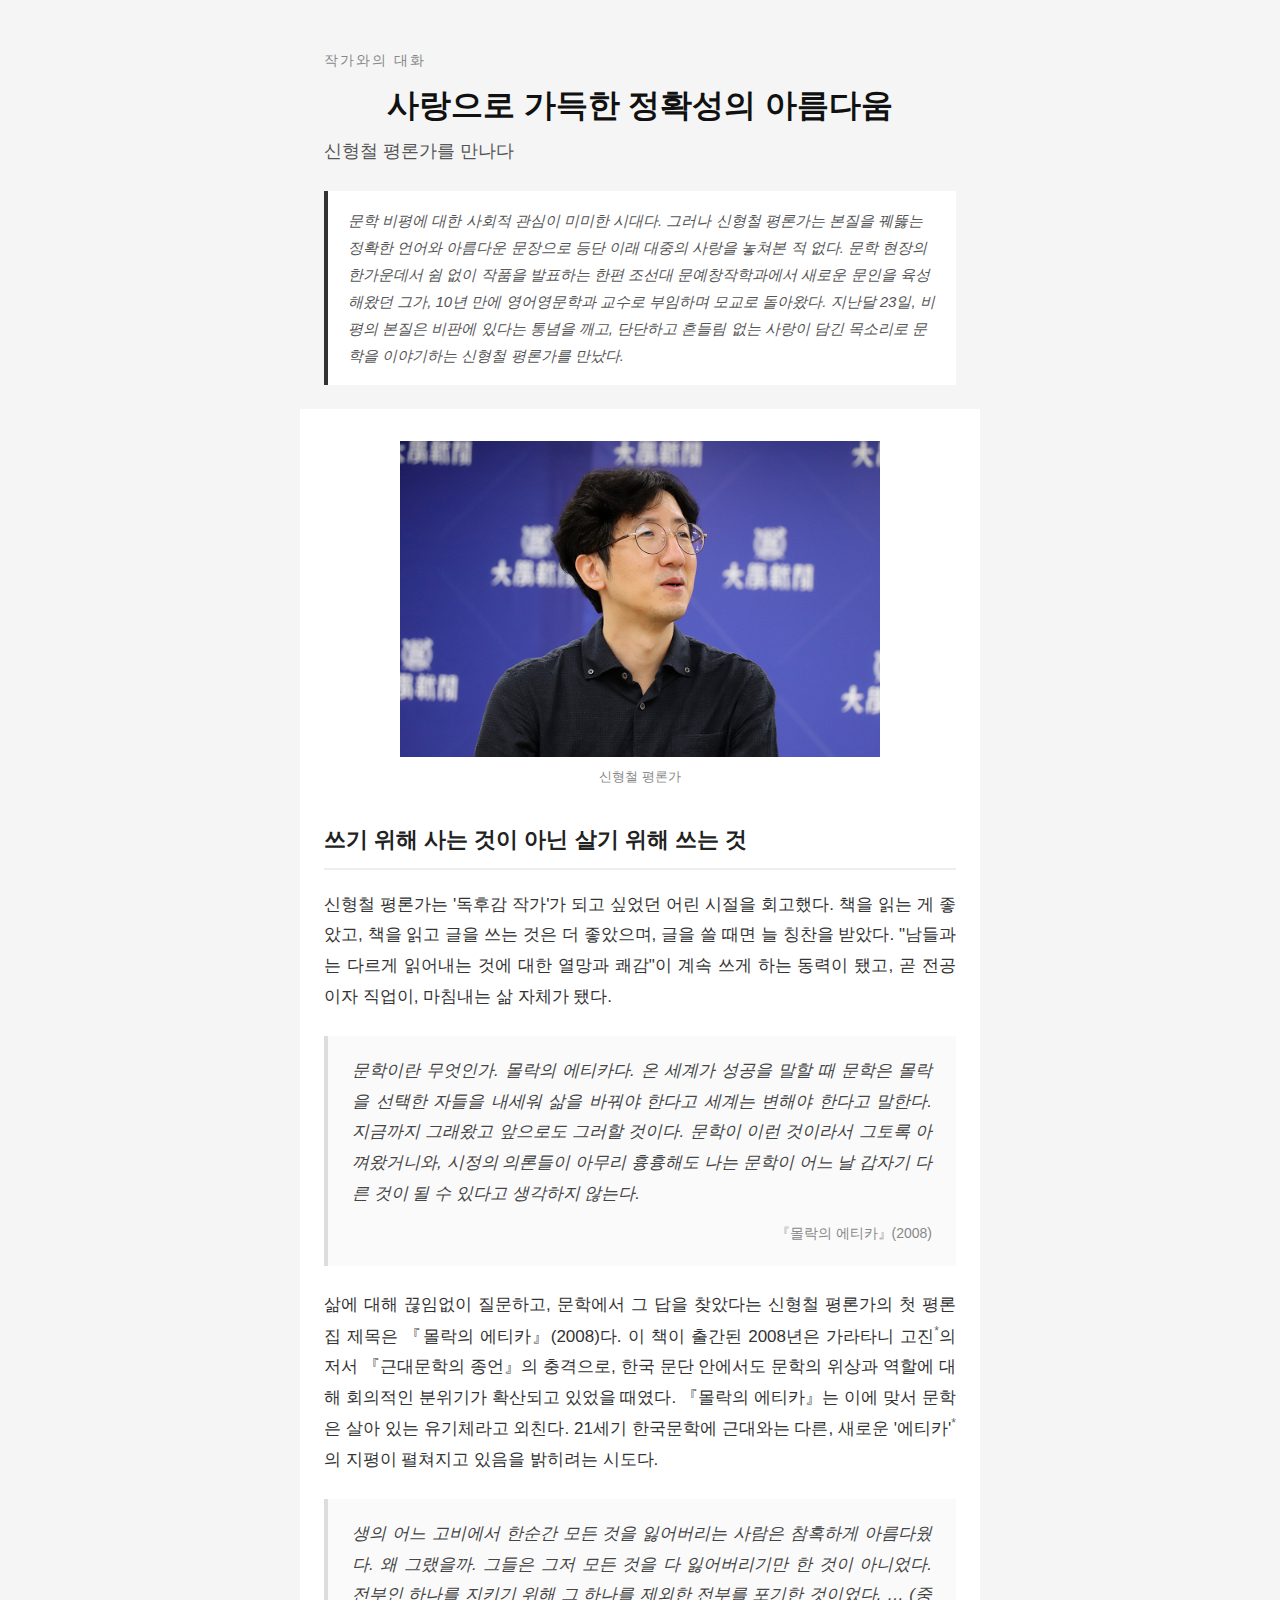
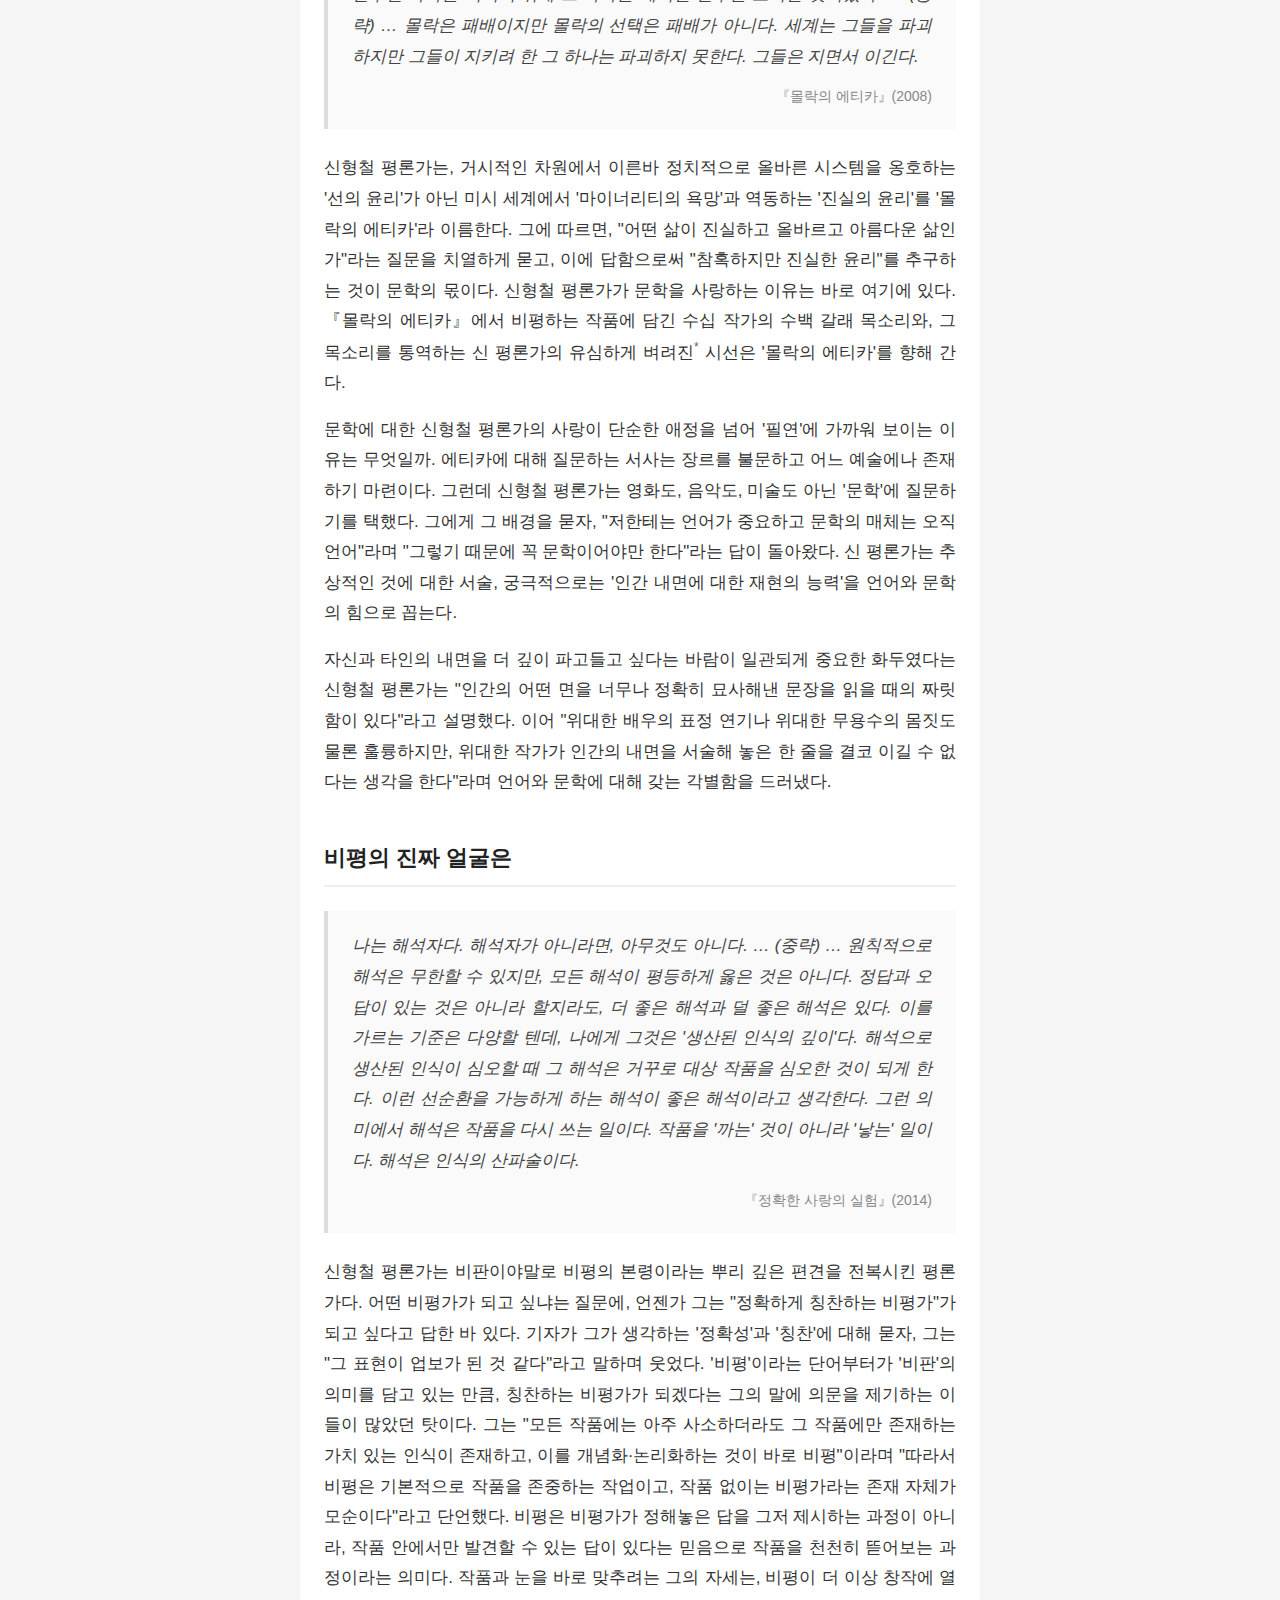
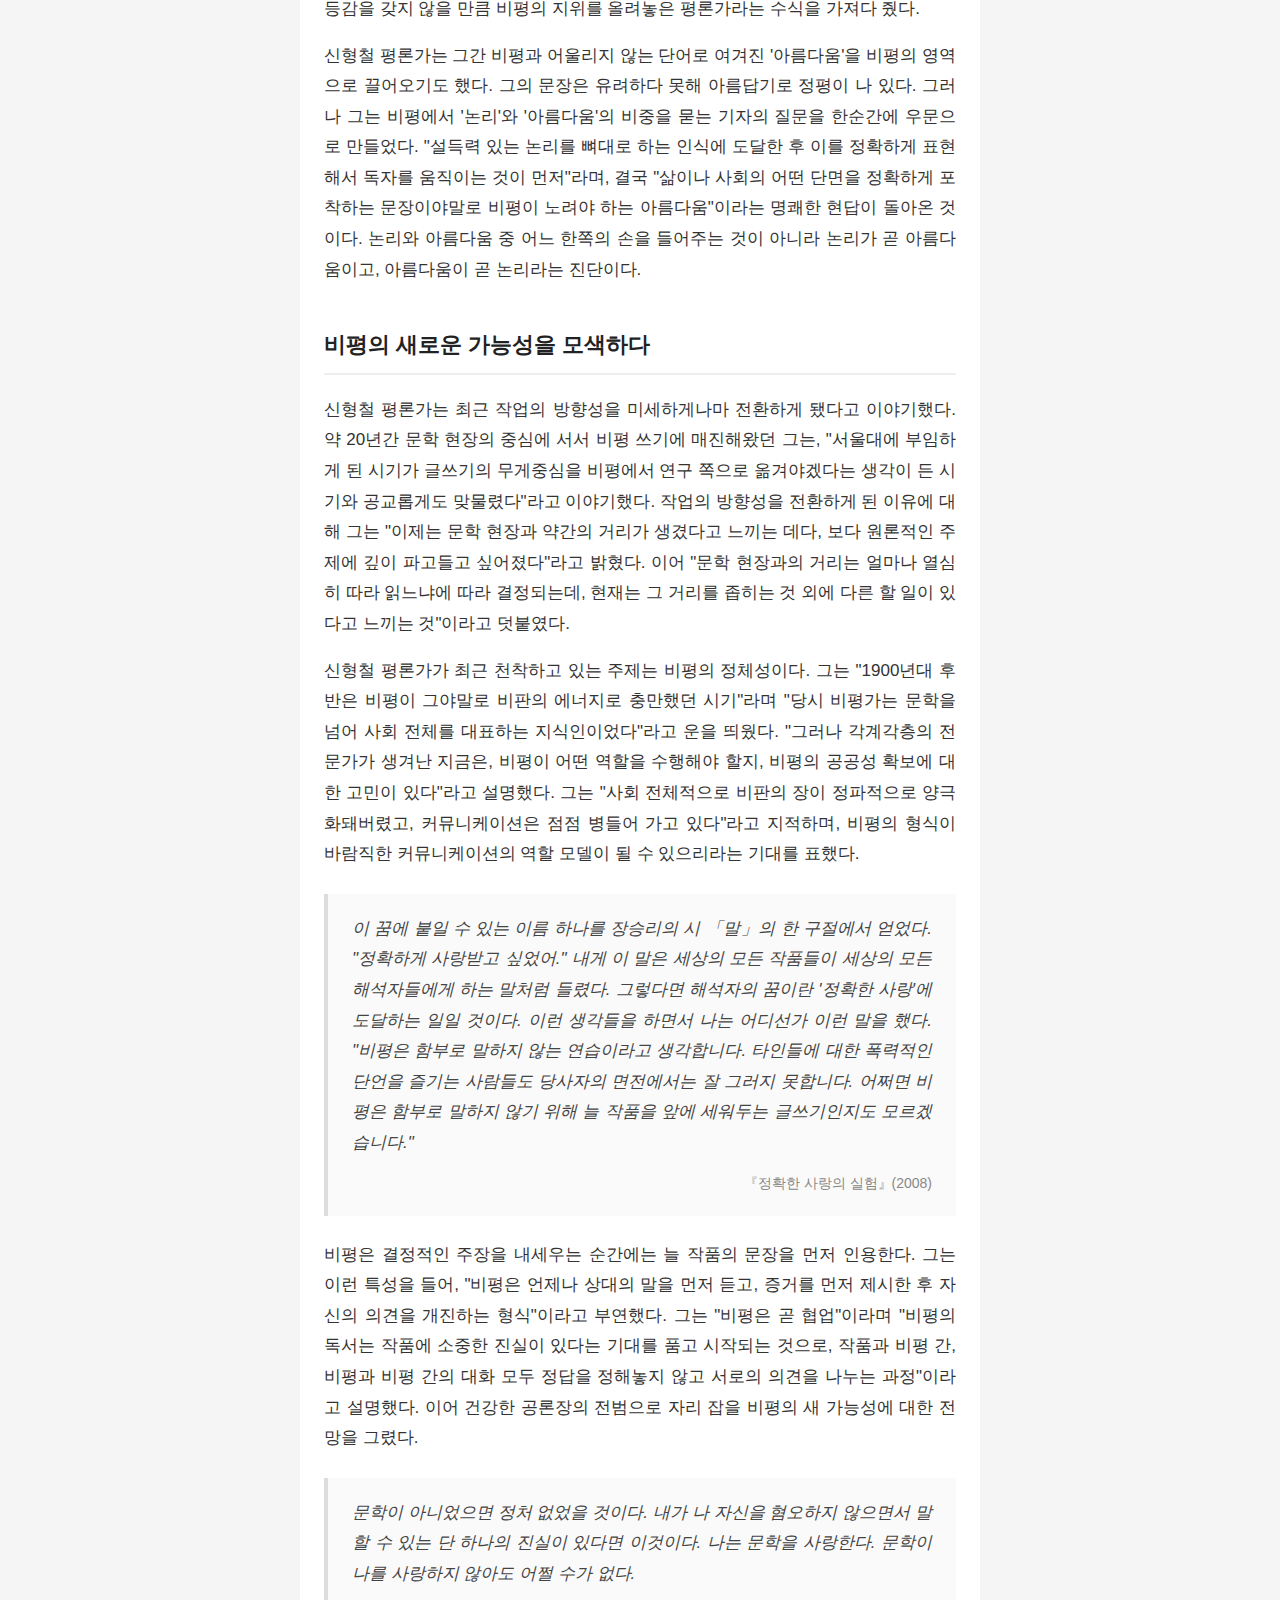
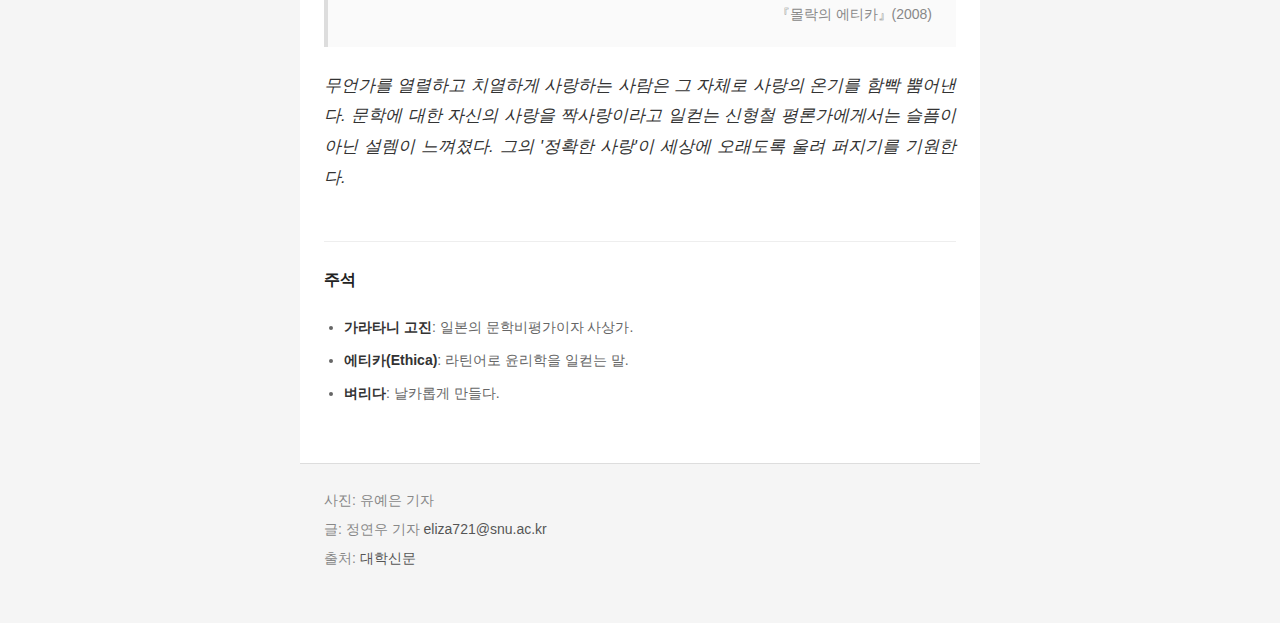
<file: practice/03-styled.html>
<!doctype html>
<!-- 
  ============================================
  03-styled.html - CSS 스타일 적용
  ============================================
  
  이 파일은 02-structure.html에 CSS를 적용한 버전입니다.
  03-styled.css 파일과 함께 사용됩니다.
  
  학습 목표:
  - HTML과 CSS의 분리 이해
  - CSS 선택자와 HTML 구조의 관계
  - 스타일 적용 전후 비교
-->
<html lang="ko">

  <head>
    <meta charset="utf-8" />
    <meta name="viewport" content="width=device-width, initial-scale=1" />
    <title>사랑으로 가득한 정확성의 아름다움</title>

    <link rel="stylesheet" href="./03-styled.css" />
    <!-- 
      <link rel="stylesheet">: 외부 CSS 파일 연결
      - rel="stylesheet": 관계(relation) 지정 - 스타일시트임을 명시
      - href: CSS 파일 경로
      
      CSS 연결 방법 3가지:
      
      1. 외부 스타일시트 (권장)
         <link rel="stylesheet" href="style.css">
         - 장점: HTML과 CSS 분리, 캐싱 가능, 여러 페이지에서 재사용
      
      2. 내부 스타일시트
         <style>
           body { color: #333; }
         </style>
         - 장점: 별도 파일 불필요
         - 단점: 페이지마다 중복, 캐싱 안 됨
      
      3. 인라인 스타일 (비권장)
         <p style="color: red;">텍스트</p>
         - 장점: 즉시 적용
         - 단점: 재사용 불가, 유지보수 어려움
      
      주의:
      - CSS 파일 경로가 잘못되면 스타일이 적용되지 않음
      - 대소문자 구분 (style.css ≠ Style.css)
    -->
  </head>

  <body>
    <!-- 
      이 파일의 HTML 구조는 02-structure.html과 동일합니다.
      CSS 파일(03-styled.css)에서 스타일을 정의합니다.
      
      CSS가 HTML 요소를 선택하는 방식:
      
      1. 태그 선택자: 태그 이름으로 선택
         예: header { ... }  → 모든 <header> 요소
      
      2. 클래스 선택자: class 속성으로 선택
         예: .highlight { ... }  → class="highlight"인 모든 요소
      
      3. ID 선택자: id 속성으로 선택
         예: #main-title { ... }  → id="main-title"인 요소 (1개)
      
      4. 자손 선택자: 부모-자식 관계로 선택
         예: header p { ... }  → <header> 안의 모든 <p>
      
      5. 자식 선택자: 직접 자식만 선택
         예: header > p { ... }  → <header>의 직접 자식 <p>만
      
      6. 가상 클래스: 특정 상태 선택
         예: a:hover { ... }  → 마우스 올렸을 때의 <a>
    -->


    <!-- ============================================
         헤더 영역
         CSS: header, header > p:first-child, h1, etc.
         ============================================ -->
    <header>
      <!-- 
        CSS에서 이 요소들을 어떻게 선택하는지:
        
        header { }
          → 이 <header> 전체에 스타일 적용
          → padding, text-align 등 설정
        
        header > p:first-child { }
          → header의 직접 자식 p 중 첫 번째
          → "작가와의 대화" 텍스트
        
        header > p:nth-child(3) { }
          → header의 3번째 자식
          → "신형철 평론가를 만나다" 텍스트
        
        header > p:last-child { }
          → header의 마지막 자식 p
          → 리드 문단
      -->
      <p>작가와의 대화</p>
      <h1>사랑으로 가득한 정확성의 아름다움</h1>
      <p>신형철 평론가를 만나다</p>
      <p>
        <em>문학 비평에 대한 사회적 관심이 미미한 시대다. 그러나 신형철 평론가는 본질을 꿰뚫는 정확한 언어와 아름다운 문장으로 등단 이래 대중의 사랑을 놓쳐본 적 없다. 문학 현장의 한가운데서 쉼 없이 작품을 발표하는 한편 조선대 문예창작학과에서 새로운 문인을 육성해왔던 그가, 10년 만에 영어영문학과 교수로 부임하며 모교로 돌아왔다. 지난달 23일, 비평의 본질은 비판에 있다는 통념을 깨고, 단단하고 흔들림 없는 사랑이 담긴 목소리로 문학을 이야기하는 신형철 평론가를 만났다.</em>
      </p>
    </header>


    <!-- ============================================
         메인 콘텐츠
         CSS: main { background-color: #fff; }
         ============================================ -->
    <main>
      <!-- 
        main에 background-color: #fff 적용
        body 배경(#f5f5f5)과 대비되어 카드처럼 보임
      -->


      <!-- ============================================
           이미지 영역
           CSS: figure, figure img, figcaption
           ============================================ -->
      <figure>
        <!-- 
          figure img {
            width: 100%;      → 부모 너비에 맞춤
            max-width: 480px; → 최대 너비 제한
            height: auto;     → 비율 유지
            display: block;   → 이미지 아래 여백 제거
            margin: 0 auto;   → 가운데 정렬
          }
        -->
        <img src="./images/shin.png" alt="신형철 평론가 인터뷰 사진" />
        <figcaption>신형철 평론가</figcaption>
      </figure>


      <!-- ============================================
           섹션들
           CSS: section, h2, p, blockquote
           ============================================ -->
      <section>
        <!-- 
          section { margin-bottom: 40px; }
            → 섹션 간 간격
          
          h2 { border-bottom: 2px solid #eee; }
            → 제목 아래 밑줄 효과
          
          p { text-align: justify; }
            → 양쪽 정렬 (신문 스타일)
        -->
        <h2>쓰기 위해 사는 것이 아닌 살기 위해 쓰는 것</h2>

        <p>신형철 평론가는 '독후감 작가'가 되고 싶었던 어린 시절을 회고했다. 책을 읽는 게 좋았고, 책을 읽고 글을 쓰는 것은 더 좋았으며, 글을 쓸 때면 늘 칭찬을 받았다. "남들과는 다르게 읽어내는 것에 대한 열망과 쾌감"이 계속 쓰게 하는 동력이 됐고, 곧 전공이자 직업이, 마침내는 삶 자체가 됐다.</p>

        <blockquote>
          <!-- 
            blockquote {
              background-color: #fafafa;  → 배경색으로 구분
              border-left: 4px solid #ddd; → 왼쪽 세로선
              font-style: italic;          → 기울임체
            }
            
            blockquote cite {
              display: block;    → 줄바꿈
              text-align: right; → 오른쪽 정렬
            }
          -->
          <p>문학이란 무엇인가. 몰락의 에티카다. 온 세계가 성공을 말할 때 문학은 몰락을 선택한 자들을 내세워 삶을 바꿔야 한다고 세계는 변해야 한다고 말한다. 지금까지 그래왔고 앞으로도 그러할 것이다. 문학이 이런 것이라서 그토록 아껴왔거니와, 시정의 의론들이 아무리 흉흉해도 나는 문학이 어느 날 갑자기 다른 것이 될 수 있다고 생각하지 않는다.</p>
          <cite>『몰락의 에티카』(2008)</cite>
        </blockquote>

        <p>삶에 대해 끊임없이 질문하고, 문학에서 그 답을 찾았다는 신형철 평론가의 첫 평론집 제목은 『몰락의 에티카』(2008)다. 이 책이 출간된 2008년은 가라타니 고진<sup>*</sup>의 저서 『근대문학의 종언』의 충격으로, 한국 문단 안에서도 문학의 위상과 역할에 대해 회의적인 분위기가 확산되고 있었을 때였다. 『몰락의 에티카』는 이에 맞서 문학은 살아 있는 유기체라고 외친다. 21세기 한국문학에 근대와는 다른, 새로운 '에티카'<sup>*</sup>의 지평이 펼쳐지고 있음을 밝히려는 시도다.</p>

        <blockquote>
          <p>생의 어느 고비에서 한순간 모든 것을 잃어버리는 사람은 참혹하게 아름다웠다. 왜 그랬을까. 그들은 그저 모든 것을 다 잃어버리기만 한 것이 아니었다. 전부인 하나를 지키기 위해 그 하나를 제외한 전부를 포기한 것이었다. … (중략) … 몰락은 패배이지만 몰락의 선택은 패배가 아니다. 세계는 그들을 파괴하지만 그들이 지키려 한 그 하나는 파괴하지 못한다. 그들은 지면서 이긴다.</p>
          <cite>『몰락의 에티카』(2008)</cite>
        </blockquote>

        <p>신형철 평론가는, 거시적인 차원에서 이른바 정치적으로 올바른 시스템을 옹호하는 '선의 윤리'가 아닌 미시 세계에서 '마이너리티의 욕망'과 역동하는 '진실의 윤리'를 '몰락의 에티카'라 이름한다. 그에 따르면, "어떤 삶이 진실하고 올바르고 아름다운 삶인가"라는 질문을 치열하게 묻고, 이에 답함으로써 "참혹하지만 진실한 윤리"를 추구하는 것이 문학의 몫이다. 신형철 평론가가 문학을 사랑하는 이유는 바로 여기에 있다. 『몰락의 에티카』에서 비평하는 작품에 담긴 수십 작가의 수백 갈래 목소리와, 그 목소리를 통역하는 신 평론가의 유심하게 벼려진<sup>*</sup> 시선은 '몰락의 에티카'를 향해 간다.</p>

        <p>문학에 대한 신형철 평론가의 사랑이 단순한 애정을 넘어 '필연'에 가까워 보이는 이유는 무엇일까. 에티카에 대해 질문하는 서사는 장르를 불문하고 어느 예술에나 존재하기 마련이다. 그런데 신형철 평론가는 영화도, 음악도, 미술도 아닌 '문학'에 질문하기를 택했다. 그에게 그 배경을 묻자, "저한테는 언어가 중요하고 문학의 매체는 오직 언어"라며 "그렇기 때문에 꼭 문학이어야만 한다"라는 답이 돌아왔다. 신 평론가는 추상적인 것에 대한 서술, 궁극적으로는 '인간 내면에 대한 재현의 능력'을 언어와 문학의 힘으로 꼽는다.</p>

        <p>자신과 타인의 내면을 더 깊이 파고들고 싶다는 바람이 일관되게 중요한 화두였다는 신형철 평론가는 "인간의 어떤 면을 너무나 정확히 묘사해낸 문장을 읽을 때의 짜릿함이 있다"라고 설명했다. 이어 "위대한 배우의 표정 연기나 위대한 무용수의 몸짓도 물론 훌륭하지만, 위대한 작가가 인간의 내면을 서술해 놓은 한 줄을 결코 이길 수 없다는 생각을 한다"라며 언어와 문학에 대해 갖는 각별함을 드러냈다.</p>
      </section>

      <section>
        <h2>비평의 진짜 얼굴은</h2>

        <blockquote>
          <p>나는 해석자다. 해석자가 아니라면, 아무것도 아니다. … (중략) … 원칙적으로 해석은 무한할 수 있지만, 모든 해석이 평등하게 옳은 것은 아니다. 정답과 오답이 있는 것은 아니라 할지라도, 더 좋은 해석과 덜 좋은 해석은 있다. 이를 가르는 기준은 다양할 텐데, 나에게 그것은 '생산된 인식의 깊이'다. 해석으로 생산된 인식이 심오할 때 그 해석은 거꾸로 대상 작품을 심오한 것이 되게 한다. 이런 선순환을 가능하게 하는 해석이 좋은 해석이라고 생각한다. 그런 의미에서 해석은 작품을 다시 쓰는 일이다. 작품을 '까는' 것이 아니라 '낳는' 일이다. 해석은 인식의 산파술이다.</p>
          <cite>『정확한 사랑의 실험』(2014)</cite>
        </blockquote>

        <p>신형철 평론가는 비판이야말로 비평의 본령이라는 뿌리 깊은 편견을 전복시킨 평론가다. 어떤 비평가가 되고 싶냐는 질문에, 언젠가 그는 "정확하게 칭찬하는 비평가"가 되고 싶다고 답한 바 있다. 기자가 그가 생각하는 '정확성'과 '칭찬'에 대해 묻자, 그는 "그 표현이 업보가 된 것 같다"라고 말하며 웃었다. '비평'이라는 단어부터가 '비판'의 의미를 담고 있는 만큼, 칭찬하는 비평가가 되겠다는 그의 말에 의문을 제기하는 이들이 많았던 탓이다. 그는 "모든 작품에는 아주 사소하더라도 그 작품에만 존재하는 가치 있는 인식이 존재하고, 이를 개념화·논리화하는 것이 바로 비평"이라며 "따라서 비평은 기본적으로 작품을 존중하는 작업이고, 작품 없이는 비평가라는 존재 자체가 모순이다"라고 단언했다. 비평은 비평가가 정해놓은 답을 그저 제시하는 과정이 아니라, 작품 안에서만 발견할 수 있는 답이 있다는 믿음으로 작품을 천천히 뜯어보는 과정이라는 의미다. 작품과 눈을 바로 맞추려는 그의 자세는, 비평이 더 이상 창작에 열등감을 갖지 않을 만큼 비평의 지위를 올려놓은 평론가라는 수식을 가져다 줬다.</p>

        <p>신형철 평론가는 그간 비평과 어울리지 않는 단어로 여겨진 '아름다움'을 비평의 영역으로 끌어오기도 했다. 그의 문장은 유려하다 못해 아름답기로 정평이 나 있다. 그러나 그는 비평에서 '논리'와 '아름다움'의 비중을 묻는 기자의 질문을 한순간에 우문으로 만들었다. "설득력 있는 논리를 뼈대로 하는 인식에 도달한 후 이를 정확하게 표현해서 독자를 움직이는 것이 먼저"라며, 결국 "삶이나 사회의 어떤 단면을 정확하게 포착하는 문장이야말로 비평이 노려야 하는 아름다움"이라는 명쾌한 현답이 돌아온 것이다. 논리와 아름다움 중 어느 한쪽의 손을 들어주는 것이 아니라 논리가 곧 아름다움이고, 아름다움이 곧 논리라는 진단이다.</p>
      </section>

      <section>
        <h2>비평의 새로운 가능성을 모색하다</h2>

        <p>신형철 평론가는 최근 작업의 방향성을 미세하게나마 전환하게 됐다고 이야기했다. 약 20년간 문학 현장의 중심에 서서 비평 쓰기에 매진해왔던 그는, "서울대에 부임하게 된 시기가 글쓰기의 무게중심을 비평에서 연구 쪽으로 옮겨야겠다는 생각이 든 시기와 공교롭게도 맞물렸다"라고 이야기했다. 작업의 방향성을 전환하게 된 이유에 대해 그는 "이제는 문학 현장과 약간의 거리가 생겼다고 느끼는 데다, 보다 원론적인 주제에 깊이 파고들고 싶어졌다"라고 밝혔다. 이어 "문학 현장과의 거리는 얼마나 열심히 따라 읽느냐에 따라 결정되는데, 현재는 그 거리를 좁히는 것 외에 다른 할 일이 있다고 느끼는 것"이라고 덧붙였다.</p>

        <p>신형철 평론가가 최근 천착하고 있는 주제는 비평의 정체성이다. 그는 "1900년대 후반은 비평이 그야말로 비판의 에너지로 충만했던 시기"라며 "당시 비평가는 문학을 넘어 사회 전체를 대표하는 지식인이었다"라고 운을 띄웠다. "그러나 각계각층의 전문가가 생겨난 지금은, 비평이 어떤 역할을 수행해야 할지, 비평의 공공성 확보에 대한 고민이 있다"라고 설명했다. 그는 "사회 전체적으로 비판의 장이 정파적으로 양극화돼버렸고, 커뮤니케이션은 점점 병들어 가고 있다"라고 지적하며, 비평의 형식이 바람직한 커뮤니케이션의 역할 모델이 될 수 있으리라는 기대를 표했다.</p>

        <blockquote>
          <p>이 꿈에 붙일 수 있는 이름 하나를 장승리의 시 「말」의 한 구절에서 얻었다. "정확하게 사랑받고 싶었어." 내게 이 말은 세상의 모든 작품들이 세상의 모든 해석자들에게 하는 말처럼 들렸다. 그렇다면 해석자의 꿈이란 '정확한 사랑'에 도달하는 일일 것이다. 이런 생각들을 하면서 나는 어디선가 이런 말을 했다. "비평은 함부로 말하지 않는 연습이라고 생각합니다. 타인들에 대한 폭력적인 단언을 즐기는 사람들도 당사자의 면전에서는 잘 그러지 못합니다. 어쩌면 비평은 함부로 말하지 않기 위해 늘 작품을 앞에 세워두는 글쓰기인지도 모르겠습니다."</p>
          <cite>『정확한 사랑의 실험』(2008)</cite>
        </blockquote>

        <p>비평은 결정적인 주장을 내세우는 순간에는 늘 작품의 문장을 먼저 인용한다. 그는 이런 특성을 들어, "비평은 언제나 상대의 말을 먼저 듣고, 증거를 먼저 제시한 후 자신의 의견을 개진하는 형식"이라고 부연했다. 그는 "비평은 곧 협업"이라며 "비평의 독서는 작품에 소중한 진실이 있다는 기대를 품고 시작되는 것으로, 작품과 비평 간, 비평과 비평 간의 대화 모두 정답을 정해놓지 않고 서로의 의견을 나누는 과정"이라고 설명했다. 이어 건강한 공론장의 전범으로 자리 잡을 비평의 새 가능성에 대한 전망을 그렸다.</p>

        <blockquote>
          <p>문학이 아니었으면 정처 없었을 것이다. 내가 나 자신을 혐오하지 않으면서 말할 수 있는 단 하나의 진실이 있다면 이것이다. 나는 문학을 사랑한다. 문학이 나를 사랑하지 않아도 어쩔 수가 없다.</p>
          <cite>『몰락의 에티카』(2008)</cite>
        </blockquote>

        <p><em>무언가를 열렬하고 치열하게 사랑하는 사람은 그 자체로 사랑의 온기를 함빡 뿜어낸다. 문학에 대한 자신의 사랑을 짝사랑이라고 일컫는 신형철 평론가에게서는 슬픔이 아닌 설렘이 느껴졌다. 그의 '정확한 사랑'이 세상에 오래도록 울려 퍼지기를 기원한다.</em></p>
      </section>


      <!-- ============================================
           주석 영역
           CSS: aside, aside h2, aside ul, aside li
           ============================================ -->
      <aside>
        <!-- 
          aside {
            border-top: 1px solid #eee;  → 본문과 구분선
            margin-top: 48px;
          }
          
          aside h2 {
            font-size: 16px;     → 본문 h2보다 작게
            border-bottom: none; → 밑줄 제거
          }
        -->
        <h2>주석</h2>
        <ul>
          <li><strong>가라타니 고진</strong>: 일본의 문학비평가이자 사상가.</li>
          <li><strong>에티카(Ethica)</strong>: 라틴어로 윤리학을 일컫는 말.</li>
          <li><strong>벼리다</strong>: 날카롭게 만들다.</li>
        </ul>
      </aside>
    </main>


    <!-- ============================================
         푸터
         CSS: footer, footer a, footer a:hover
         ============================================ -->
    <footer>
      <!-- 
        footer {
          border-top: 1px solid #ddd;
          font-size: 14px;
          color: #888;
        }
        
        footer a:hover {
          text-decoration: underline;
        }
        → 마우스 올리면 밑줄 표시 (클릭 가능함을 암시)
      -->
      <p>사진: 유예은 기자</p>
      <p>글: 정연우 기자 <a href="mailto:eliza721@snu.ac.kr">eliza721@snu.ac.kr</a></p>
      <p>출처: <a href="http://www.snunews.com">대학신문</a></p>
    </footer>

  </body>
</html>
</file>
<file: practice/03-styled.css>
/* ============================================
   03-styled.css - HTML/CSS 실습용 스타일시트
   ============================================
   
   이 파일은 03-styled.html에 적용되는 스타일시트입니다.
   각 섹션별로 어떤 CSS 속성이 사용되는지 주석으로 설명합니다.
*/


/* ============================================
   1. 기본 설정 (Reset & Base)
   ============================================ */

/* 
   box-sizing: border-box 
   - 요소의 width/height 계산 시 padding과 border를 포함
   - 이렇게 하면 레이아웃 계산이 훨씬 직관적
   - 예: width: 100px 설정 시, padding 20px을 넣어도 전체 너비는 100px 유지
*/
* {
  box-sizing: border-box;
}

/* 
   body 기본 스타일
   - margin: 0, padding: 0 → 브라우저 기본 여백 제거
   - font-family → 시스템 폰트 우선 사용 (빠른 로딩)
   - font-size: 17px → 본문 기본 글자 크기
   - line-height: 1.8 → 줄 간격 (글자 크기의 1.8배, 가독성 향상)
   - color: #333 → 순수 검정(#000)보다 부드러운 글자색
   - background-color: #f5f5f5 → 연한 회색 배경 (눈의 피로 감소)
*/
body {
  margin: 0;
  padding: 0;
  font-family: -apple-system, BlinkMacSystemFont, "Segoe UI", Roboto, "Noto Sans KR", sans-serif;
  font-size: 17px;
  line-height: 1.8;
  color: #333;
  background-color: #f5f5f5;
}


/* ============================================
   2. 레이아웃 - 콘텐츠 너비 제한
   ============================================ */

/* 
   max-width: 680px
   - 한 줄에 너무 많은 글자가 있으면 읽기 어려움
   - 일반적으로 45~75자가 최적 (한글은 25~40자 정도)
   - 680px은 약 35~40자 정도로 읽기 편한 너비
   
   margin: 0 auto
   - 상하 여백 0, 좌우 여백 auto
   - 좌우 auto는 남은 공간을 균등 분배 → 가운데 정렬 효과
   
   padding: 0 24px
   - 좌우에 24px 여백 추가 (모바일에서 화면 가장자리와 간격 확보)
*/
header,
main,
footer {
  max-width: 680px;
  margin: 0 auto;
  padding: 0 24px;
}


/* ============================================
   3. 헤더 영역 (Header)
   ============================================ */

/* 
   헤더 전체 스타일
   - padding-top: 48px → 상단에 충분한 여백 (시원한 느낌)
   - text-align: center → 텍스트 가운데 정렬
*/
header {
  padding-top: 48px;
  padding-bottom: 24px;
  text-align: center;
}

/* 
   "작가와의 대화" - 카테고리/키커 텍스트
   - header > p:first-child → header의 직접 자식 p 중 첫 번째
   - letter-spacing: 2px → 글자 사이 간격 (대문자 스타일에 어울림)
   - text-transform: uppercase → 영문일 경우 대문자로 변환
*/
header > p:first-child {
  margin: 0;
  font-size: 14px;
  color: #888;
  letter-spacing: 2px;
  text-transform: uppercase;
}

/* 
   h1 메인 제목
   - font-size: 32px → 큰 제목 크기
   - font-weight: 700 → 굵은 글씨 (400: 보통, 700: 굵게)
   - line-height: 1.3 → 제목은 본문보다 줄 간격 좁게
   - color: #111 → 본문(#333)보다 더 진한 색
*/
h1 {
  margin: 12px 0 8px;
  font-size: 32px;
  font-weight: 700;
  line-height: 1.3;
  color: #111;
}

/* 
   "신형철 평론가를 만나다" - 부제목
   - :nth-child(3) → 3번째 자식 요소 선택
*/
header > p:nth-child(3) {
  margin: 0 0 24px;
  font-size: 18px;
  color: #555;
}

/* 
   리드 문단 (기사 요약)
   - border-left: 4px solid #333 → 왼쪽에 굵은 세로선 (인용 느낌)
   - text-align: left → 헤더는 center지만 이 부분만 왼쪽 정렬
*/
header > p:last-child {
  margin: 0;
  padding: 16px 20px;
  background-color: #fff;
  border-left: 4px solid #333;
  text-align: left;
  font-size: 15px;
  color: #555;
}


/* ============================================
   4. 메인 콘텐츠 (Main)
   ============================================ */

/* 
   main 영역
   - background-color: #fff → 흰색 배경 (본문 영역 강조)
   - body 배경(#f5f5f5)과 대비되어 카드처럼 보임
*/
main {
  background-color: #fff;
  padding-top: 32px;
  padding-bottom: 48px;
}


/* ============================================
   5. 이미지 (Figure)
   ============================================ */

/* 
   figure - 이미지와 캡션을 감싸는 요소
   - margin: 0 → 브라우저 기본 margin 제거
*/
figure {
  margin: 0 0 32px;
}

/* 
   이미지 스타일
   - width: 100% → 부모 요소 너비에 맞춤
   - max-width: 480px → 최대 너비 제한 (너무 커지지 않게)
   - height: auto → 비율 유지하며 높이 자동 계산
   - display: block → 이미지 아래 여백 제거 (inline 요소의 baseline 문제 해결)
   - margin: 0 auto → 가운데 정렬
*/
figure img {
  width: 100%;
  max-width: 480px;
  height: auto;
  display: block;
  margin: 0 auto;
}

/* 
   figcaption - 이미지 설명
   - 작은 글씨, 회색, 가운데 정렬로 부수적인 정보임을 표현
*/
figcaption {
  margin-top: 8px;
  font-size: 13px;
  color: #888;
  text-align: center;
}


/* ============================================
   6. 섹션과 제목 (Section & Headings)
   ============================================ */

/* 
   section - 각 주제별 영역
   - margin-bottom: 40px → 섹션 간 충분한 간격
*/
section {
  margin-bottom: 40px;
}

/* 
   h2 소제목
   - border-bottom → 제목 아래 밑줄 효과
   - padding-bottom → 밑줄과 텍스트 사이 간격
*/
h2 {
  margin: 0 0 20px;
  font-size: 22px;
  font-weight: 600;
  color: #222;
  border-bottom: 2px solid #eee;
  padding-bottom: 8px;
}

/* 
   p 문단
   - text-align: justify → 양쪽 정렬 (신문/잡지 스타일)
   - 한글에서는 어색할 수 있어 left로 바꿔도 됨
*/
p {
  margin: 0 0 16px;
  text-align: justify;
}


/* ============================================
   7. 인용문 (Blockquote)
   ============================================ */

/* 
   blockquote - 인용문 스타일
   - background-color: #fafafa → 살짝 다른 배경색으로 구분
   - border-left: 4px solid #ddd → 왼쪽 세로선 (인용의 전통적 표현)
   - font-style: italic → 기울임체로 인용임을 표시
*/
blockquote {
  margin: 24px 0;
  padding: 20px 24px;
  background-color: #fafafa;
  border-left: 4px solid #ddd;
  font-style: italic;
}

/* 
   인용문 내부 문단
   - margin: 0 → blockquote 내부에서는 문단 간격 제거
*/
blockquote p {
  margin: 0;
  color: #444;
}

/* 
   cite - 출처 표시
   - display: block → 줄바꿈 (기본은 inline)
   - font-style: normal → 기울임 해제 (blockquote의 italic과 구분)
   - text-align: right → 오른쪽 정렬 (출처는 보통 오른쪽에)
*/
blockquote cite {
  display: block;
  margin-top: 12px;
  font-size: 14px;
  font-style: normal;
  color: #888;
  text-align: right;
}


/* ============================================
   8. 주석 (Aside)
   ============================================ */

/* 
   sup - 위첨자 (주석 번호)
   - 본문보다 작은 글씨, 연한 색상
*/
sup {
  font-size: 12px;
  color: #666;
}

/* 
   aside - 부가 정보 영역 (주석)
   - border-top → 본문과 구분하는 선
*/
aside {
  margin-top: 48px;
  padding-top: 24px;
  border-top: 1px solid #eee;
}

/* 
   aside 내부의 h2
   - 본문 h2와 다르게 작은 크기, 밑줄 없음
*/
aside h2 {
  font-size: 16px;
  border-bottom: none;
  padding-bottom: 0;
}

/* 
   주석 목록 스타일
   - padding-left: 20px → 기본 들여쓰기 (불릿 공간)
*/
aside ul {
  margin: 0;
  padding-left: 20px;
}

aside li {
  margin-bottom: 8px;
  font-size: 14px;
  color: #666;
}

/* 
   주석의 용어 부분 (굵게)
*/
aside li strong {
  color: #333;
}


/* ============================================
   9. 푸터 (Footer)
   ============================================ */

/* 
   footer - 페이지 하단 정보
   - border-top → 본문과 구분
   - 작은 글씨, 연한 색상으로 부수적 정보임을 표현
*/
footer {
  padding-top: 24px;
  padding-bottom: 48px;
  border-top: 1px solid #ddd;
  font-size: 14px;
  color: #888;
}

footer p {
  margin: 0 0 4px;
  text-align: left;
}

/* 
   footer 링크
   - text-decoration: none → 밑줄 제거
   - :hover → 마우스 올렸을 때 밑줄 표시
*/
footer a {
  color: #555;
  text-decoration: none;
}

footer a:hover {
  text-decoration: underline;
}


/* ============================================
   10. 텍스트 강조 (Emphasis)
   ============================================ */

/* 
   em - 강조 (기울임)
*/
em {
  font-style: italic;
}

/* 
   strong - 강한 강조 (굵게)
   - font-weight: 600 → semi-bold (700보다 약간 가벼움)
*/
strong {
  font-weight: 600;
}


/* ============================================
   11. 링크 (Links)
   ============================================ */

/* 
   a - 하이퍼링크
   - color: #0066cc → 전통적인 링크 파란색
   - text-decoration: none → 기본 밑줄 제거
   - :hover → 마우스 올렸을 때 밑줄 표시 (클릭 가능함을 암시)
*/
a {
  color: #0066cc;
  text-decoration: none;
}

a:hover {
  text-decoration: underline;
}
</file>
<file: css/style.css>
/* ========================================
   RESET & BASE
   ======================================== */
* {
    margin: 0;
    padding: 0;
    box-sizing: border-box;
}

html {
    font-size: 16px;
    scroll-behavior: smooth;
}

body {
    font-family: 'Noto Sans KR', -apple-system, BlinkMacSystemFont, sans-serif;
    background-color: #ffffff;
    color: #000000;
    line-height: 1.6;
    font-weight: 400;
    -webkit-font-smoothing: antialiased;
    display: flex;
    min-height: 100vh;
}

::selection {
    background-color: #000000;
    color: #ffffff;
}

/* ========================================
   TYPOGRAPHY
   ======================================== */
h1, h2, h3, h4, h5, h6 {
    font-family: 'Noto Sans KR', sans-serif;
    line-height: 1.2;
    font-weight: 600;
    letter-spacing: -0.02em;
}

a {
    color: #000000;
    text-decoration: none;
    transition: all 0.2s ease;
}

/* ========================================
   SIDEBAR
   ======================================== */
.sidebar {
    width: 400px;
    min-height: 100vh;
    background-color: #fafafa;
    border-right: 1px solid #e0e0e0;
    padding: 3rem 2.5rem;
    overflow-y: auto;
    position: sticky;
    top: 0;
    height: 100vh;
}

.sidebar-content {
    display: flex;
    flex-direction: column;
    gap: 2rem;
}

/* Site Header */
.site-header {
    padding-bottom: 1.5rem;
    border-bottom: 1px solid #d0d0d0;
}

.site-title {
    font-size: 1.5rem;
    font-weight: 700;
    line-height: 1.3;
    margin-bottom: 0.5rem;
    letter-spacing: -0.03em;
}

.site-subtitle {
    font-size: 0.75rem;
    color: #666666;
    text-transform: uppercase;
    letter-spacing: 0.05em;
}

/* Reference Box */
.reference-box {
    background-color: #ffffff;
    padding: 1.25rem;
    border-left: 2px solid #000000;
    font-size: 0.75rem;
    line-height: 1.6;
    color: #555555;
}

/* Info Sections */
.info-section {
    padding-bottom: 1.5rem;
    border-bottom: 1px solid #e8e8e8;
}

.info-title {
    font-size: 0.625rem;
    text-transform: uppercase;
    letter-spacing: 0.2em;
    color: #999999;
    margin-bottom: 0.75rem;
    font-weight: 600;
}

.info-list {
    list-style: none;
    padding-left: 0;
}

.info-list li {
    font-size: 0.875rem;
    line-height: 1.6;
    margin-bottom: 0.5rem;
    padding-left: 0.75rem;
    position: relative;
    word-break: keep-all;
    overflow-wrap: break-word;
}

.info-list li:before {
    content: "·";
    position: absolute;
    left: 0;
    color: #999999;
}

.inline-link {
    color: #000000;
    border-bottom: 1px solid #d0d0d0;
    transition: all 0.2s ease;
}

.inline-link:hover {
    border-bottom-color: #000000;
    font-weight: 500;
}

.location-name {
    font-size: 0.875rem;
    font-weight: 600;
    margin-bottom: 0.25rem;
}

.location-name .inline-link {
    font-weight: 600;
}

.location-address {
    font-size: 0.875rem;
    line-height: 1.5;
    margin-bottom: 0;
    color: #555555;
}

.map-link {
    font-size: 0.75rem;
    margin-left: 0.5rem;
}

.partner-name {
    font-size: 0.875rem;
    font-weight: 600;
    margin-bottom: 0.5rem;
}

.partner-name:last-child {
    margin-bottom: 0;
}

.partner-name .inline-link {
    font-weight: 600;
}

.location-link {
    font-size: 0.75rem;
    border-bottom: 1px solid #000000;
    padding-bottom: 0.125rem;
}

.location-link:hover {
    background-color: #000000;
    color: #ffffff;
}

/* CTA Box */
.cta-box {
    margin-top: 1rem;
}

/* 신청 가능 시: Apply Now 버튼 보이기 */
.cta-box.open .cta-open {
    display: block;
}

.cta-box.open .cta-closed {
    display: none;
}

/* 신청 마감 시: 마감 메시지 보이기 */
.cta-box.closed .cta-open {
    display: none;
}

.cta-box.closed .cta-closed {
    display: block;
}

.cta-button {
    display: block;
    text-align: center;
    border: 1px solid #000000;
    padding: 1rem 2rem;
    font-size: 0.875rem;
    text-transform: uppercase;
    letter-spacing: 0.2em;
    font-weight: 500;
    transition: all 0.25s ease;
}

.cta-button:hover {
    background-color: #000000;
    color: #ffffff;
}

.cta-closed {
    text-align: center;
    border: 1px solid #d0d0d0;
    padding: 1rem 2rem;
}

.closed-text {
    font-size: 0.875rem;
    color: #999999;
    letter-spacing: 0.05em;
    margin-bottom: 0.75rem;
}

.next-season {
    font-size: 0.75rem;
    color: #666666;
    letter-spacing: 0.03em;
    font-weight: 500;
}

/* Sidebar Footer */
.sidebar-footer {
    margin-top: auto;
    padding-top: 2rem;
}

.footer-credit {
    font-size: 0.6875rem;
    line-height: 1.6;
    color: #888888;
    margin-bottom: 1.5rem;
    word-break: keep-all;
    overflow-wrap: break-word;
}

.footer-credit a {
    color: #000000;
    border-bottom: 1px solid #d0d0d0;
}

.footer-credit a:hover {
    border-bottom-color: #000000;
}

.footer-contact {
    display: flex;
    flex-direction: column;
    gap: 0.5rem;
}

.contact-link {
    font-size: 0.6875rem;
    color: #666666;
    border-bottom: 1px solid transparent;
    transition: all 0.2s ease;
}

.contact-link:hover {
    color: #000000;
    border-bottom-color: #000000;
}

.footer-updated {
    font-size: 0.625rem;
    color: #999999;
    margin-top: 1.5rem;
    letter-spacing: 0.05em;
}

/* ========================================
   MAIN CONTENT
   ======================================== */
.main-content {
    flex: 1;
    padding: 3rem;
    max-width: 1200px;
    display: flex;
    flex-direction: column;
    gap: 4rem;
}

/* Hero Section */
.hero-section {
    padding: 2rem 0;
}

.hero-question {
    font-size: clamp(1.5rem, 3vw, 2.25rem);
    font-weight: 400;
    font-style: italic;
    line-height: 1.4;
    color: #333333;
    margin-bottom: 1.25rem;
}

.hero-question:last-child {
    margin-bottom: 0;
}

/* Intro Section */
.intro-section {
    padding: 0 0 2rem 0;
    border-bottom: 1px solid #e0e0e0;
}

.intro-text {
    font-size: 1.125rem;
    line-height: 1.7;
    max-width: 1000px;
    word-break: keep-all;
    overflow-wrap: break-word;
}

.intro-question {
    font-style: italic;
}

/* Schedule Section */
.schedule-section {
    padding: 2rem 0;
}

.section-title {
    font-size: 0.75rem;
    text-transform: uppercase;
    letter-spacing: 0.3em;
    color: #999999;
    margin-bottom: 2rem;
    font-weight: 600;
}

.schedule-grid {
    display: grid;
    grid-template-columns: repeat(auto-fit, minmax(280px, 1fr));
    gap: 1.5rem;
}

.schedule-card {
    border: 1px solid #e0e0e0;
    padding: 1.5rem;
    transition: all 0.25s ease;
    background-color: #ffffff;
}

.schedule-card:hover {
    border-color: #000000;
    box-shadow: 2px 2px 0 #000000;
    transform: translate(-2px, -2px);
}

.schedule-meta {
    display: flex;
    justify-content: space-between;
    align-items: baseline;
    margin-bottom: 1rem;
    font-size: 0.625rem;
    text-transform: uppercase;
    letter-spacing: 0.1em;
    color: #999999;
}

.week-label {
    font-weight: 600;
    color: #000000;
}

.schedule-title {
    font-size: 1rem;
    font-weight: 600;
    line-height: 1.4;
    margin-bottom: 1rem;
}

.schedule-topics {
    list-style: none;
    padding-left: 0;
}

.schedule-topics li {
    font-size: 0.8125rem;
    line-height: 1.6;
    margin-bottom: 0.25rem;
    padding-left: 1rem;
    position: relative;
    color: #555555;
}

.schedule-topics li:before {
    content: "—";
    position: absolute;
    left: 0;
    color: #d0d0d0;
}

.schedule-description {
    margin-top: 1rem;
    font-size: 0.9375rem;
    line-height: 1.6;
    opacity: 0.8;
    word-break: keep-all;
    overflow-wrap: break-word;
}

/* Philosophy Section */
.philosophy-section {
    padding: 4rem 0 2rem;
    border-top: 1px solid #e0e0e0;
    text-align: center;
}

.philosophy-text {
    font-size: 1.25rem;
    font-weight: 300;
    line-height: 1.8;
    color: #333333;
    margin-bottom: 0.5rem;
}

.philosophy-text:last-child {
    margin-bottom: 0;
}

/* ========================================
   CURRICULUM PAGE
   ======================================== */

/* Back Link */
.back-section {
    padding-bottom: 1.5rem;
    border-bottom: 1px solid #e8e8e8;
}

.back-link {
    font-size: 0.75rem;
    color: #666666;
    border-bottom: 1px solid transparent;
    transition: all 0.2s ease;
}

.back-link:hover {
    color: #000000;
    border-bottom-color: #000000;
}

/* Curriculum Navigation */
.curriculum-nav {
    padding-bottom: 1.5rem;
    border-bottom: 1px solid #e8e8e8;
}

.nav-title {
    font-size: 0.625rem;
    text-transform: uppercase;
    letter-spacing: 0.2em;
    color: #999999;
    margin-bottom: 0.75rem;
    font-weight: 600;
}

.nav-list {
    list-style: none;
    padding-left: 0;
}

.nav-list li {
    margin-bottom: 0.5rem;
}

.nav-link {
    font-size: 0.875rem;
    color: #000000;
    padding: 0.25rem 0;
    display: block;
    transition: all 0.2s ease;
}

.nav-link:hover {
    padding-left: 0.5rem;
    font-weight: 500;
}

/* Curriculum Main Content */
.curriculum-main {
    gap: 3rem;
}

.curriculum-intro {
    padding: 2rem 0;
    border-bottom: 1px solid #e0e0e0;
}

.intro-message {
    font-size: 1rem;
    line-height: 1.7;
    color: #555555;
    word-break: keep-all;
    overflow-wrap: break-word;
}

.intro-quote {
    font-style: italic;
    color: #333333;
}

/* Week Sections */
.week-section {
    padding: 2.5rem 0;
    border-bottom: 1px solid #e0e0e0;
}

.week-section:last-of-type {
    border-bottom: none;
}

.week-header {
    display: flex;
    justify-content: space-between;
    align-items: baseline;
    margin-bottom: 0.75rem;
}

.week-title {
    font-size: 0.75rem;
    text-transform: uppercase;
    letter-spacing: 0.2em;
    color: #000000;
    font-weight: 600;
}

.week-date {
    font-size: 0.625rem;
    color: #999999;
    text-transform: uppercase;
    letter-spacing: 0.1em;
}

.week-theme {
    font-size: 1.5rem;
    font-weight: 600;
    line-height: 1.3;
    margin-bottom: 2rem;
    color: #000000;
}

/* Material List */
.material-list {
    list-style: none;
    padding-left: 0;
}

.material-item {
    display: flex;
    align-items: baseline;
    padding: 1rem 0;
    border-bottom: 1px solid #f0f0f0;
    transition: all 0.2s ease;
}

.material-item:hover {
    background-color: #fafafa;
    padding-left: 0.5rem;
}

.material-item:last-child {
    border-bottom: none;
}

.material-number {
    font-size: 0.75rem;
    color: #999999;
    min-width: 60px;
    margin-right: 1rem;
    font-weight: 500;
    font-family: monospace;
}

.material-link {
    font-size: 1rem;
    color: #000000;
    border-bottom: 1px solid #e0e0e0;
    transition: all 0.2s ease;
}

.material-link:hover {
    border-bottom-color: #000000;
    font-weight: 500;
}

/* ========================================
   PARTICIPANTS PAGE
   ======================================== */
.participants-main {
    justify-content: center;
    align-items: flex-start;
}

.participants-section {
    padding: 2rem 0;
}

.card-catalog {
    display: grid;
    grid-template-columns: repeat(auto-fill, minmax(260px, 1fr));
    gap: 1rem;
    max-width: 900px;
}

.index-card {
    display: flex;
    flex-direction: column;
    border: 1px solid #d0d0d0;
    border-radius: 2px;
    padding: 1.25rem 1.5rem;
    min-height: 120px;
    background-color: #ffffff;
    position: relative;
    transition: all 0.25s ease;
    cursor: pointer;
}

.index-card::before {
    content: "";
    position: absolute;
    top: 0;
    left: 0;
    right: 0;
    height: 3px;
    background-color: #e0e0e0;
}

.index-card:hover {
    transform: translateY(-6px);
    box-shadow: 0 6px 16px rgba(0, 0, 0, 0.08);
    border-color: #000000;
}

.index-card:hover::before {
    background-color: #000000;
}

.card-label {
    font-size: 1rem;
    font-weight: 600;
    color: #000000;
    margin-bottom: 0.75rem;
    padding-bottom: 0.5rem;
    border-bottom: 1px solid #e8e8e8;
}

.card-keywords {
    font-size: 0.8125rem;
    color: #666666;
    line-height: 1.6;
    word-break: keep-all;
}

.index-card.no-link {
    cursor: default;
    background-color: #fafafa;
    border-color: #e8e8e8;
}

.index-card.no-link::before {
    background-color: #e8e8e8;
}

.index-card.no-link:hover {
    transform: none;
    box-shadow: none;
    border-color: #e8e8e8;
}

.index-card.no-link .card-label {
    color: #999999;
}

.index-card.no-link .card-keywords {
    color: #bbbbbb;
}

/* Participants Link (Main Page) */
.participants-link {
    margin-top: 2rem;
    font-size: 0.875rem;
}

.participants-link a {
    color: #666666;
    border-bottom: 1px solid transparent;
    transition: all 0.2s ease;
}

.participants-link a:hover {
    color: #000000;
    border-bottom-color: #000000;
}

/* ========================================
   RESPONSIVE
   ======================================== */
@media (max-width: 1024px) {
    body {
        flex-direction: column;
    }

    .sidebar {
        width: 100%;
        min-height: auto;
        height: auto;
        position: relative;
        border-right: none;
        border-bottom: 1px solid #e0e0e0;
        padding: 2rem 1.5rem;
    }

    .sidebar-content {
        gap: 1.5rem;
    }

    .main-content {
        padding: 2rem 1.5rem;
        gap: 3rem;
    }

    .schedule-grid {
        grid-template-columns: 1fr;
    }
}

@media (max-width: 640px) {
    .site-title {
        font-size: 1.25rem;
    }

    .hero-question {
        font-size: 1.25rem;
    }

    .intro-text {
        font-size: 1rem;
    }

    .schedule-card {
        padding: 1.25rem;
    }

    .philosophy-text {
        font-size: 1rem;
    }
}
</file>
